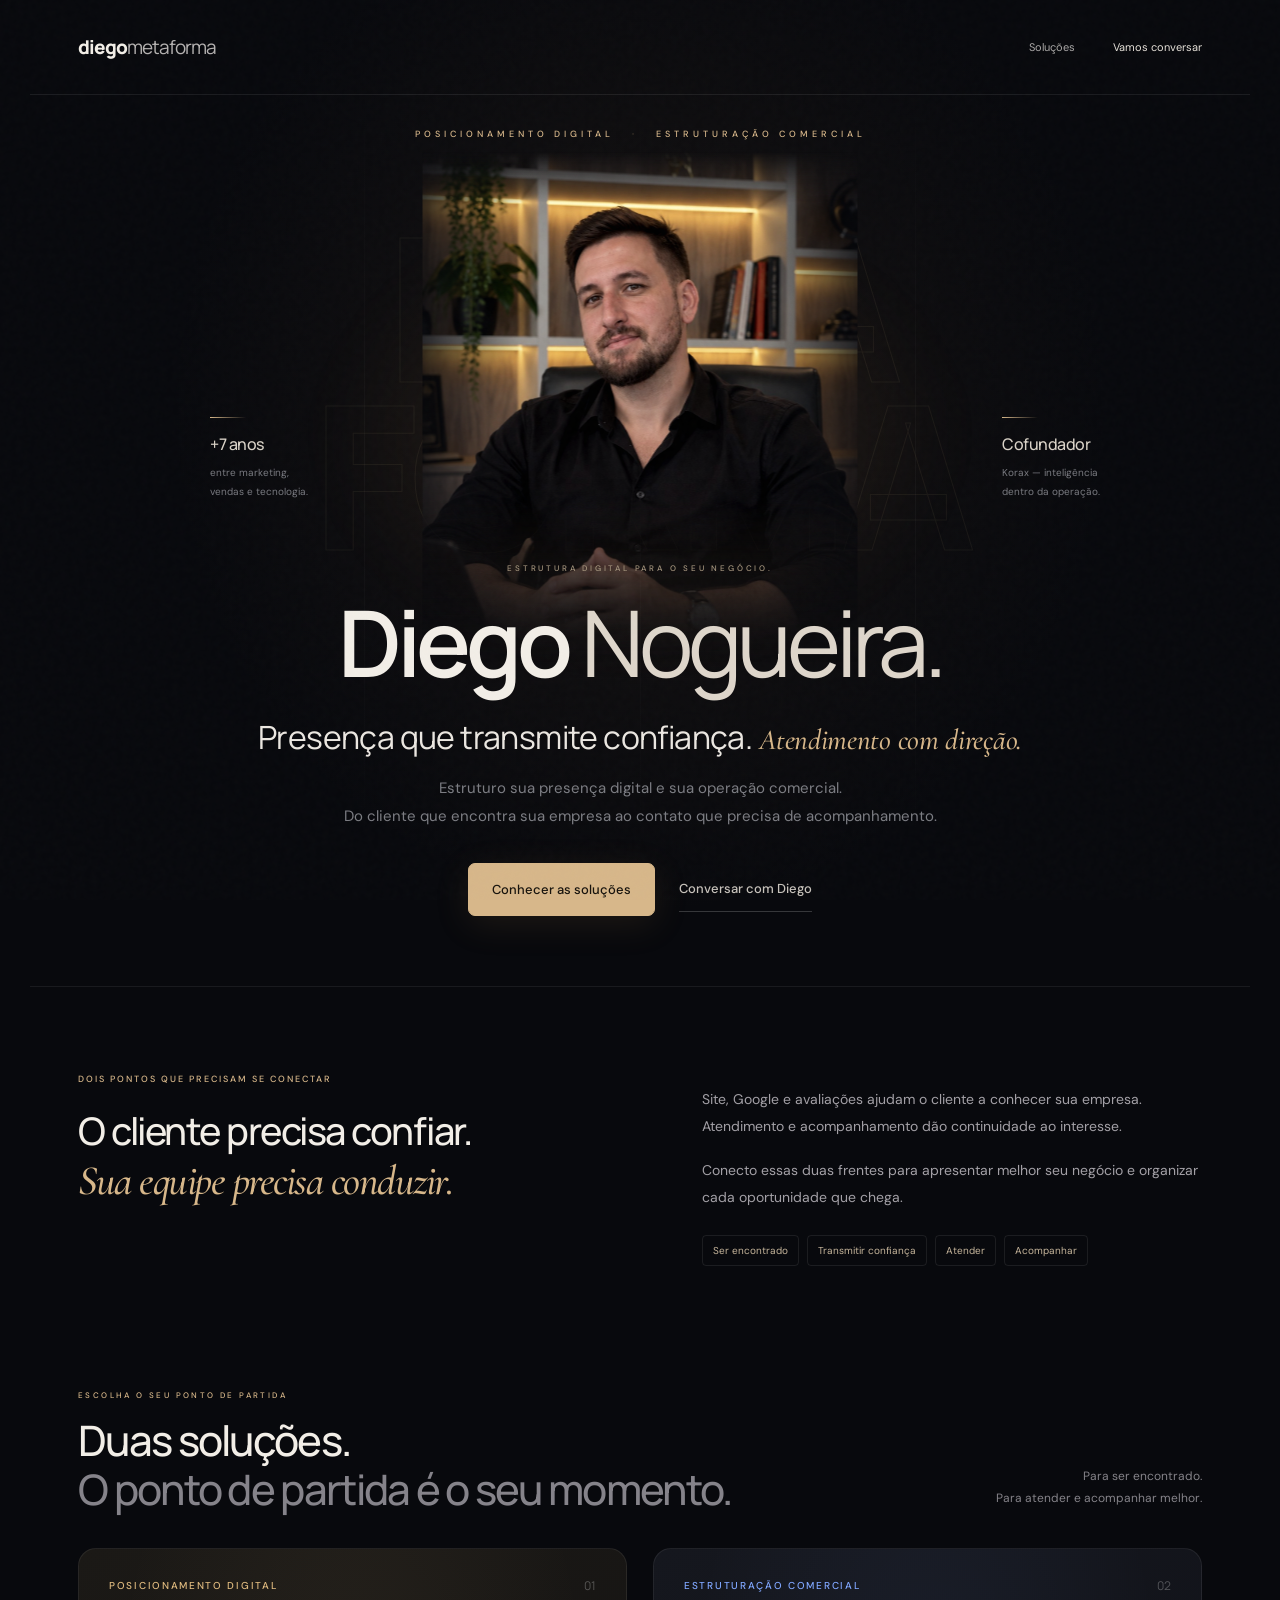
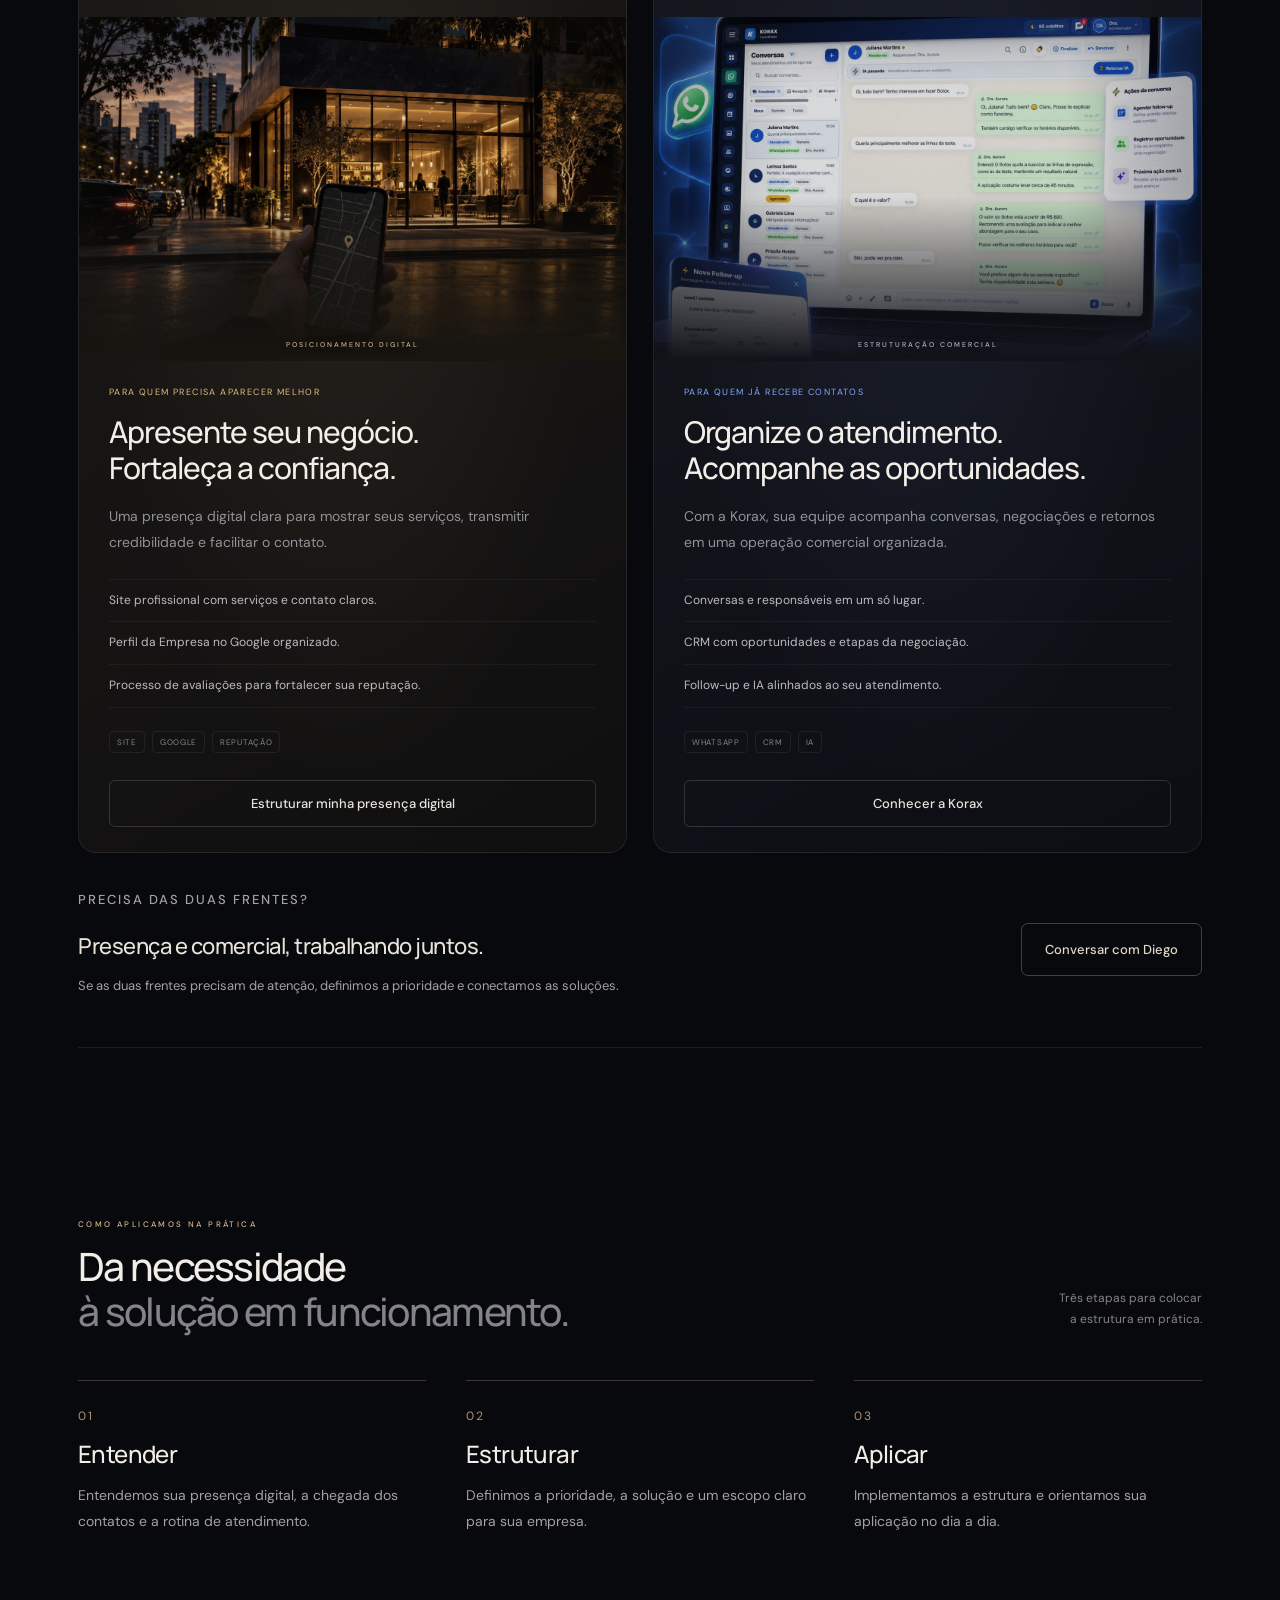
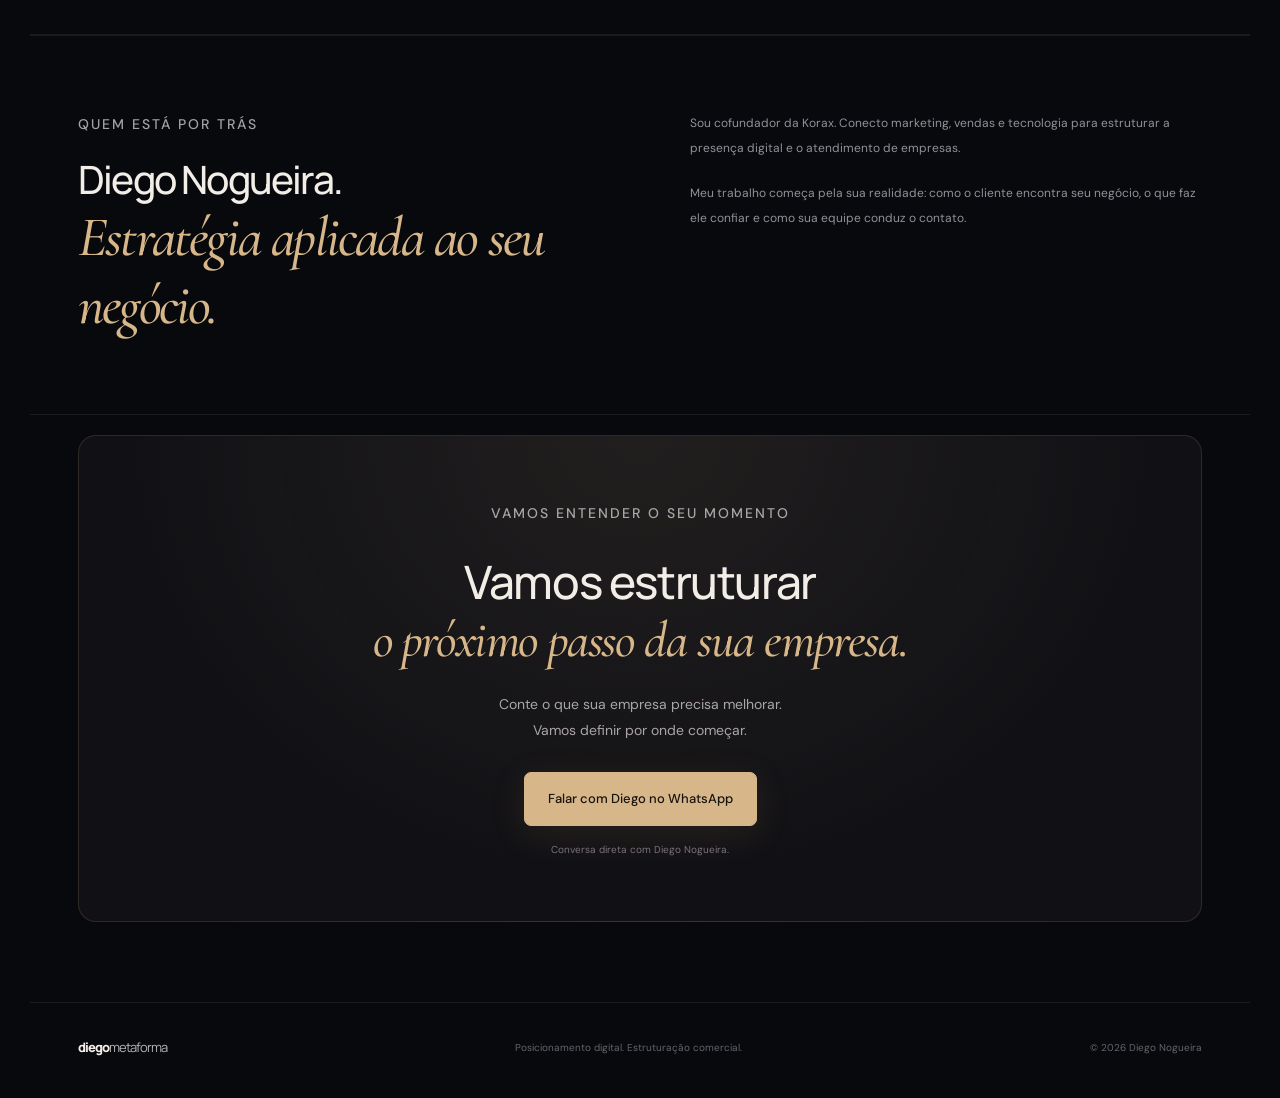
<file: index.html>
<!doctype html>
<html lang="pt-BR" prefix="og: https://ogp.me/ns#">
<head>
  <meta charset="utf-8"><meta name="viewport" content="width=device-width, initial-scale=1">
  <meta name="theme-color" content="#08090d">
  <title>Diego Metaforma | Posicionamento digital e estruturação comercial</title>
  <meta name="description" content="Posicionamento digital para sua empresa ser encontrada e transmitir confiança. Estruturação comercial com a Korax para organizar atendimento, equipe e oportunidades.">
  <meta property="og:title" content="Diego Metaforma | Posicionamento digital e estruturação comercial">
  <meta property="og:description" content="Presença que transmite confiança. Atendimento com direção. Conheça as soluções de Diego Nogueira.">
  <meta property="og:type" content="website"><meta property="og:locale" content="pt_BR"><meta property="og:site_name" content="Diego Metaforma">
  <meta property="og:url" content="https://diegoalphanogueira-commits.github.io/diego-metaforma/">
  <link rel="canonical" href="https://diegoalphanogueira-commits.github.io/diego-metaforma/">
  <link rel="icon" href="./favicon.svg" type="image/svg+xml">
  <link rel="preconnect" href="https://fonts.googleapis.com"><link rel="preconnect" href="https://fonts.gstatic.com" crossorigin>
  <link href="https://fonts.googleapis.com/css2?family=DM+Sans:wght@400;500;600;700&family=Manrope:wght@400;500;600;700;800&family=Cormorant+Garamond:ital,wght@1,500&display=swap" rel="stylesheet">
  <meta property="og:image" content="https://diegoalphanogueira-commits.github.io/diego-metaforma/assets/diego-nogueira.jpg">
  <meta property="og:image:alt" content="Diego Nogueira, estrategista e cofundador da Korax">
  <link rel="stylesheet" href="./style.css?v=5"><script src="./script.js?v=5" defer></script>
</head>
<body>
<a class="skip" href="#caminhos">Ir para as soluções</a><div class="ambient" aria-hidden="true"></div><div class="grain" aria-hidden="true"></div>
<header class="masthead wrap"><a class="wordmark" href="#inicio" aria-label="Diego Metaforma, início">diego<span>metaforma</span></a><nav aria-label="Navegação principal"><a href="#caminhos">Soluções</a><a class="header-link" href="#contato">Vamos conversar</a></nav></header>
<main id="inicio">
<section class="hero" aria-labelledby="hero-title">
      <div class="hero-lines" aria-hidden="true"><span></span><span></span><span></span></div>
      <p class="eyebrow hero-eyebrow">POSICIONAMENTO DIGITAL <span>·</span> ESTRUTURAÇÃO COMERCIAL</p>
      <div class="hero-stage"><div class="hero-ghost" aria-hidden="true">META<br>FORMA</div><div class="portrait-shell"><div class="portrait" id="portrait"><img src="./assets/diego-nogueira.jpg" alt="Diego Nogueira, estrategista e cofundador da Korax" width="1122" height="1402" fetchpriority="high"></div></div><div class="hero-note note-left"><span class="note-line"></span><strong>+7 anos</strong><small>entre marketing,<br>vendas e tecnologia.</small></div><div class="hero-note note-right"><span class="note-line"></span><strong>Cofundador</strong><small>Korax — inteligência<br>dentro da operação.</small></div></div>
      <div class="hero-caption"><p class="eyebrow">ESTRUTURA DIGITAL PARA O SEU NEGÓCIO.</p><h1 id="hero-title">Diego <span>Nogueira.</span></h1><p class="hero-statement">Presença que transmite confiança.<em>Atendimento com direção.</em></p><p class="hero-copy">Estruturo sua presença digital e sua operação comercial.<br>Do cliente que encontra sua empresa ao contato que precisa de acompanhamento.</p><div class="hero-actions"><a class="button-gold" href="#caminhos">Conhecer as soluções</a><a class="button-text" href="#contato">Conversar com Diego</a></div></div>
    </section>
<section class="why wrap reveal" aria-labelledby="why-title"><div><p class="eyebrow">DOIS PONTOS QUE PRECISAM SE CONECTAR</p><h2 id="why-title">O cliente precisa confiar.<br><em>Sua equipe precisa conduzir.</em></h2></div><div class="why-copy"><p>Site, Google e avaliações ajudam o cliente a conhecer sua empresa. Atendimento e acompanhamento dão continuidade ao interesse.</p><p>Conecto essas duas frentes para apresentar melhor seu negócio e organizar cada oportunidade que chega.</p><div class="journey" aria-label="Etapas da jornada do cliente"><span>Ser encontrado</span><span>Transmitir confiança</span><span>Atender</span><span>Acompanhar</span></div></div></section>
<section class="paths wrap" id="caminhos" aria-labelledby="paths-title"><div class="section-top reveal"><div><p class="eyebrow">ESCOLHA O SEU PONTO DE PARTIDA</p><h2 id="paths-title">Duas soluções.<br><span>O ponto de partida é o seu momento.</span></h2></div><p>Para ser encontrado.<br>Para atender e acompanhar melhor.</p></div><div class="paths-grid"><article class="path path-local reveal"><div class="card-glow" aria-hidden="true"></div><div class="path-top"><span class="path-category">POSICIONAMENTO DIGITAL</span><span class="path-number">01</span></div><div class="card-media"><img src="./assets/presenca-local.jpg" alt="Cena ilustrativa de um negócio local com presença digital" width="1536" height="1024" loading="lazy" decoding="async"><span class="media-caption" aria-hidden="true">POSICIONAMENTO DIGITAL</span></div><div class="path-body"><p class="solution-kicker">PARA QUEM PRECISA APARECER MELHOR</p><h3>Apresente seu negócio.<br>Fortaleça a confiança.</h3><p>Uma presença digital clara para mostrar seus serviços, transmitir credibilidade e facilitar o contato.</p><ul class="solution-list"><li>Site profissional com serviços e contato claros.</li><li>Perfil da Empresa no Google organizado.</li><li>Processo de avaliações para fortalecer sua reputação.</li></ul><div class="tags"><span>SITE</span><span>GOOGLE</span><span>REPUTAÇÃO</span></div></div><a class="path-bottom" href="https://diegoalphanogueira-commits.github.io/posicionamento-local/" target="_blank" rel="noopener noreferrer"><span>Estruturar minha presença digital</span></a></article><article class="path path-korax reveal"><div class="card-glow" aria-hidden="true"></div><div class="path-top"><span class="path-category">ESTRUTURAÇÃO COMERCIAL</span><span class="path-number">02</span></div><div class="card-media"><img src="./assets/korax-operacao.jpg" alt="Tela de conversas da Korax, com atendimento e ações de follow-up" width="1536" height="1024" loading="lazy" decoding="async"><span class="media-caption" aria-hidden="true">ESTRUTURAÇÃO COMERCIAL</span></div><div class="path-body"><p class="solution-kicker">PARA QUEM JÁ RECEBE CONTATOS</p><h3>Organize o atendimento.<br>Acompanhe as oportunidades.</h3><p>Com a Korax, sua equipe acompanha conversas, negociações e retornos em uma operação comercial organizada.</p><ul class="solution-list"><li>Conversas e responsáveis em um só lugar.</li><li>CRM com oportunidades e etapas da negociação.</li><li>Follow-up e IA alinhados ao seu atendimento.</li></ul><div class="tags"><span>WHATSAPP</span><span>CRM</span><span>IA</span></div></div><a class="path-bottom" href="https://usekorax.com/" target="_blank" rel="noopener noreferrer"><span>Conhecer a Korax</span></a></article></div><div class="both reveal"><div><p class="eyebrow">PRECISA DAS DUAS FRENTES?</p><h3>Presença e comercial, trabalhando juntos.</h3><p>Se as duas frentes precisam de atenção, definimos a prioridade e conectamos as soluções.</p></div><a class="button-outline" href="https://wa.me/5511958689822?text=Oi%2C%20Diego!%20Quero%20entender%20como%20estruturar%20a%20presen%C3%A7a%20digital%20e%20o%20comercial%20da%20minha%20empresa." target="_blank" rel="noopener noreferrer">Conversar com Diego</a></div></section>
<section class="process wrap reveal" aria-labelledby="process-title"><div class="section-top"><div><p class="eyebrow">COMO APLICAMOS NA PRÁTICA</p><h2 id="process-title">Da necessidade<br><span>à solução em funcionamento.</span></h2></div><p>Três etapas para colocar<br>a estrutura em prática.</p></div><div class="process-grid"><article><span class="step-number">01</span><h3>Entender</h3><p>Entendemos sua presença digital, a chegada dos contatos e a rotina de atendimento.</p></article><article><span class="step-number">02</span><h3>Estruturar</h3><p>Definimos a prioridade, a solução e um escopo claro para sua empresa.</p></article><article><span class="step-number">03</span><h3>Aplicar</h3><p>Implementamos a estrutura e orientamos sua aplicação no dia a dia.</p></article></div></section>

<section class="about wrap reveal" aria-labelledby="about-title"><div><p class="eyebrow">QUEM ESTÁ POR TRÁS</p><h2 id="about-title">Diego Nogueira.<br><span>Estratégia aplicada ao seu negócio.</span></h2></div><div><p>Sou cofundador da Korax. Conecto marketing, vendas e tecnologia para estruturar a presença digital e o atendimento de empresas.</p><p>Meu trabalho começa pela sua realidade: como o cliente encontra seu negócio, o que faz ele confiar e como sua equipe conduz o contato.</p></div></section>
<section class="contact-panel wrap reveal" id="contato" aria-labelledby="contact-title"><div class="contact-inner"><p class="eyebrow">VAMOS ENTENDER O SEU MOMENTO</p><h2 id="contact-title">Vamos estruturar<br><em>o próximo passo da sua empresa.</em></h2><p>Conte o que sua empresa precisa melhorar.<br>Vamos definir por onde começar.</p><a class="button-gold" href="https://wa.me/5511958689822?text=Oi%2C%20Diego!%20Quero%20entender%20como%20estruturar%20a%20presen%C3%A7a%20digital%20e%20o%20comercial%20da%20minha%20empresa." target="_blank" rel="noopener noreferrer">Falar com Diego no WhatsApp</a><span class="contact-note">Conversa direta com Diego Nogueira.</span></div></section>
</main><footer class="wrap"><a class="wordmark" href="#inicio">diego<span>metaforma</span></a><p>Posicionamento digital. Estruturação comercial.</p><span>© <span id="year">2026</span> Diego Nogueira</span></footer>
</body></html>
</file>
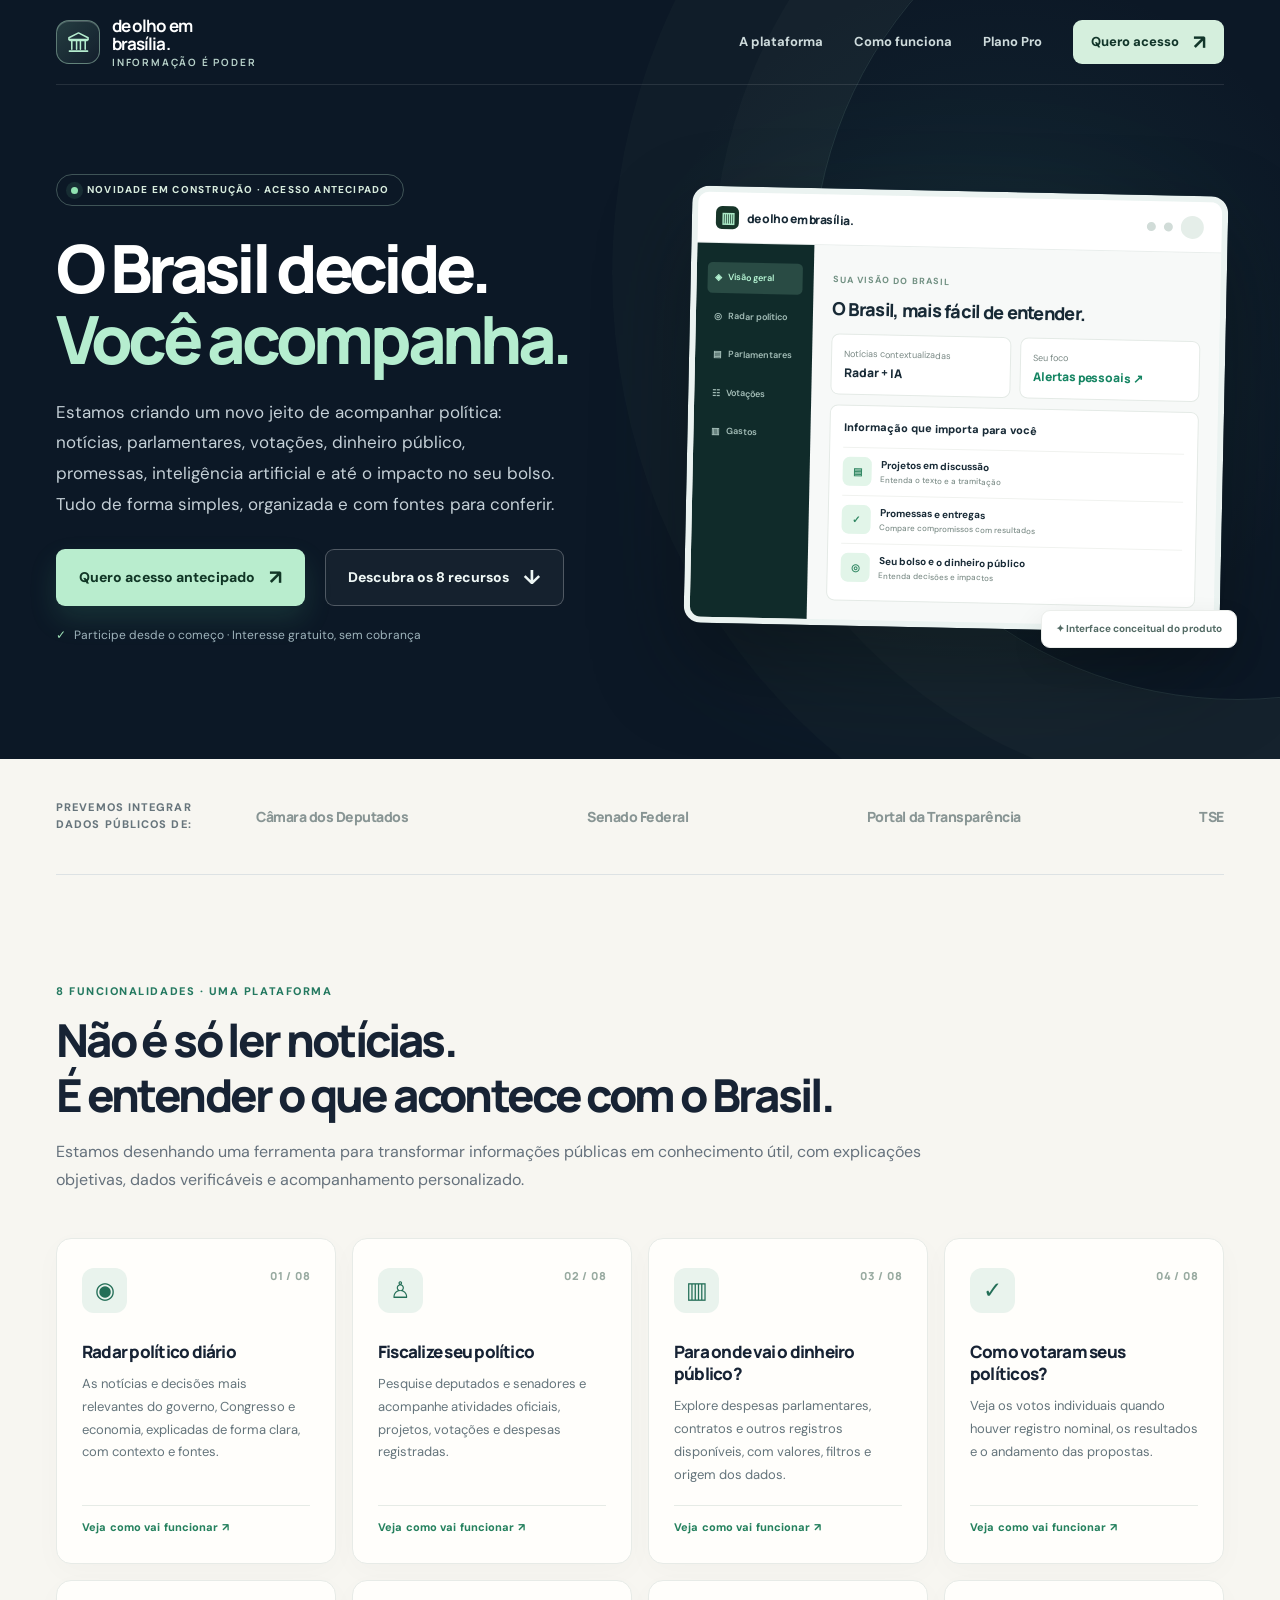
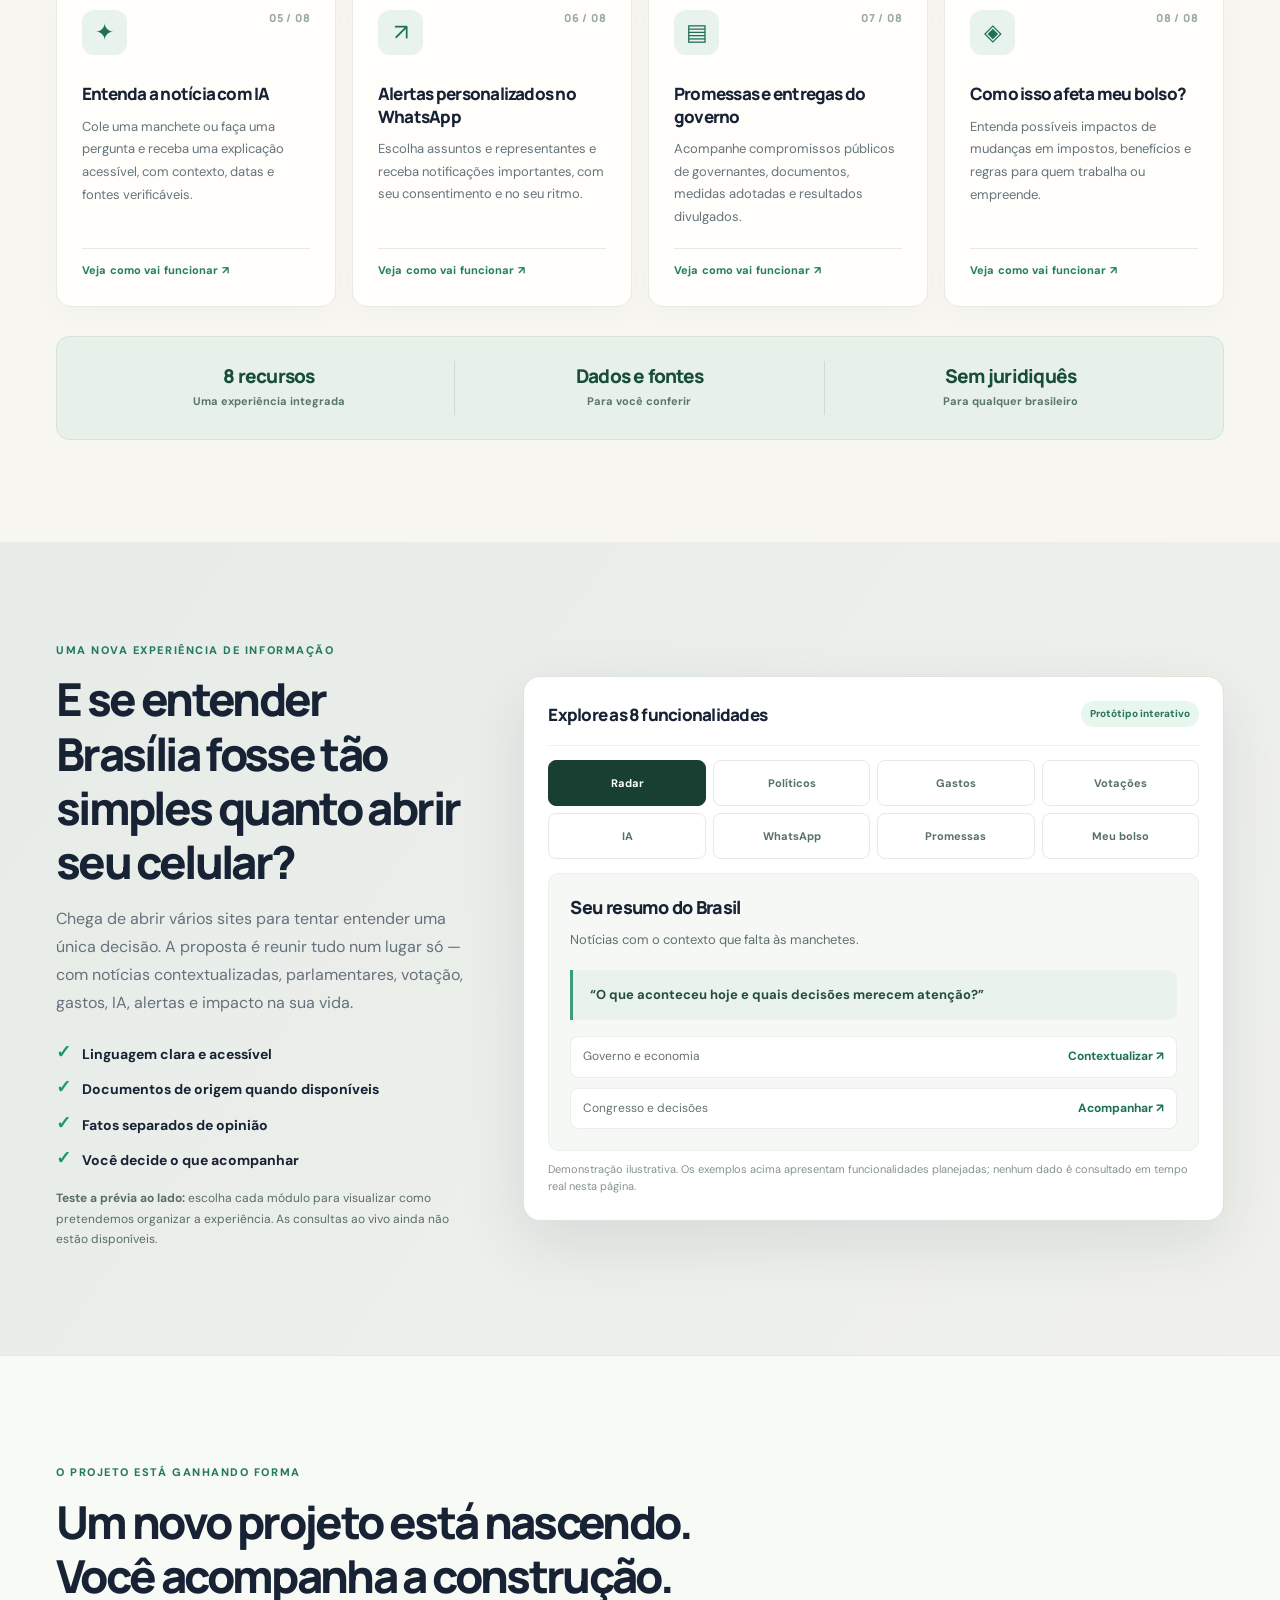
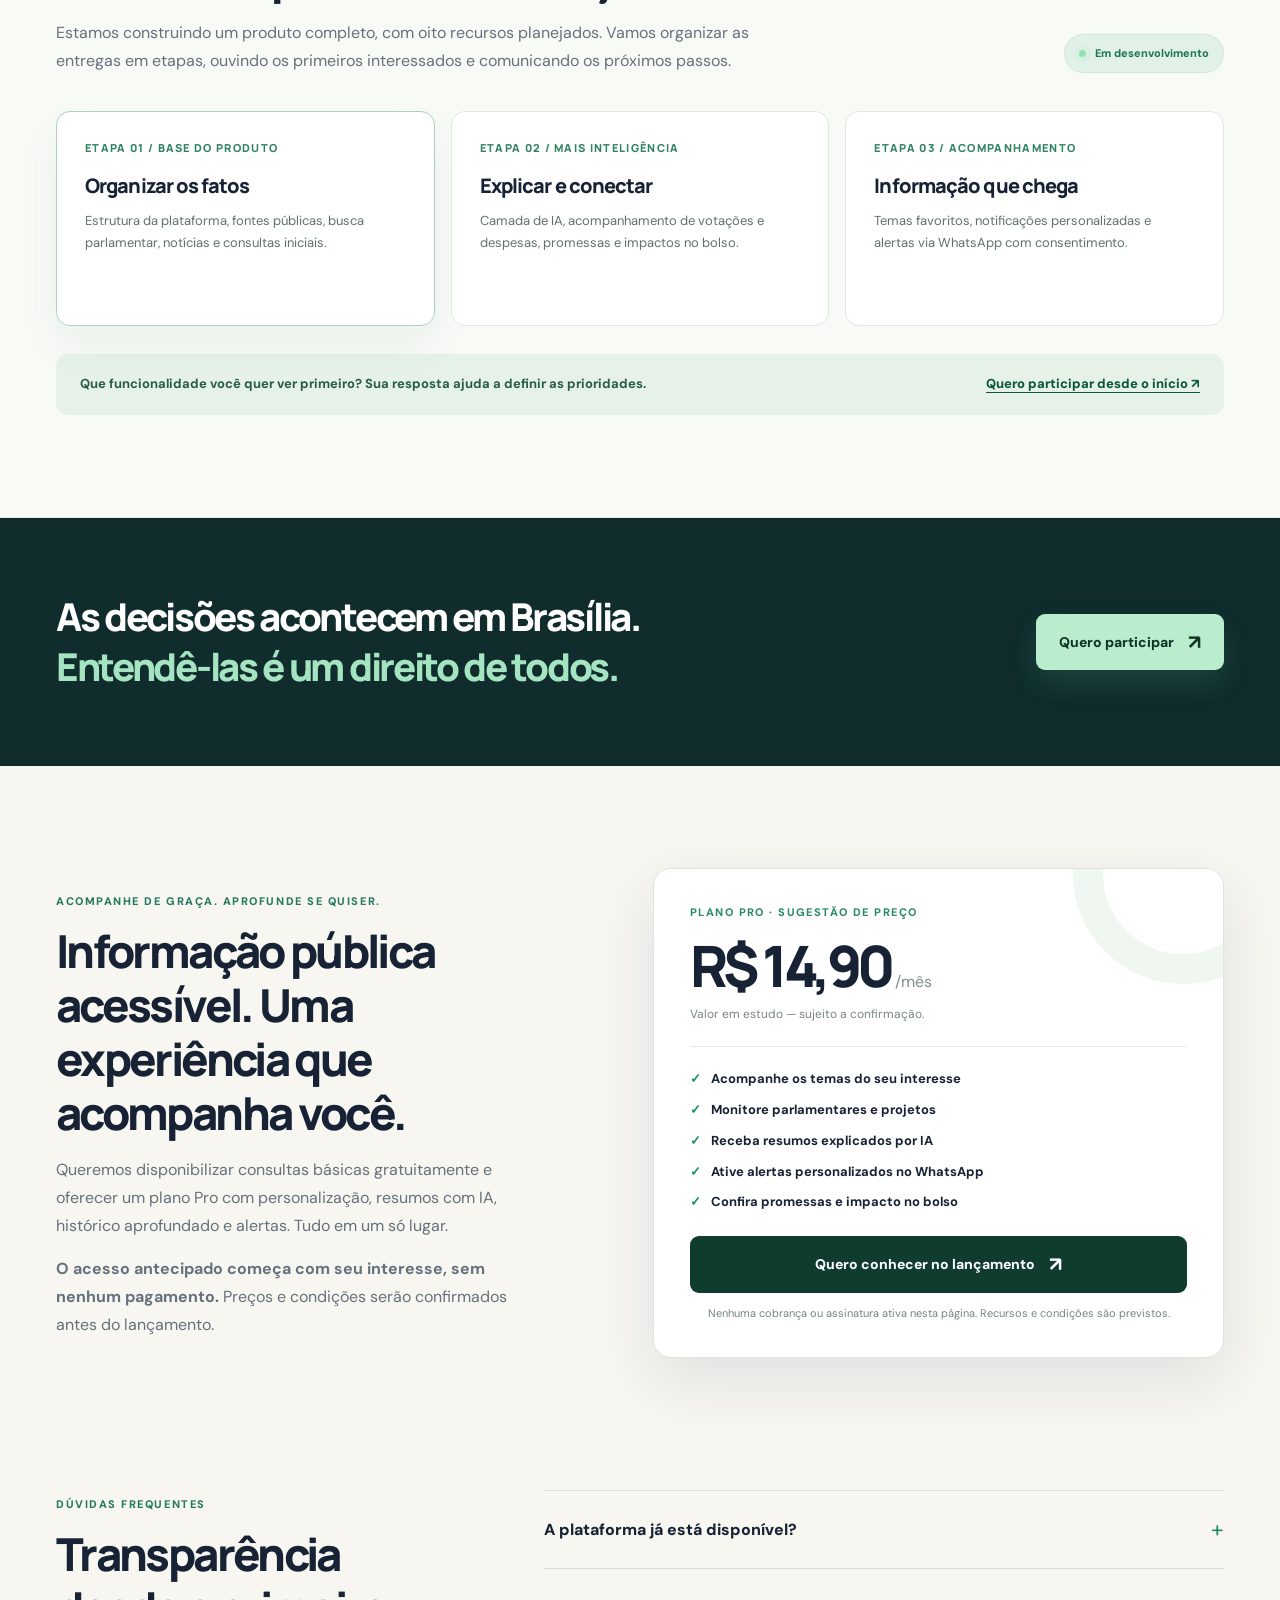
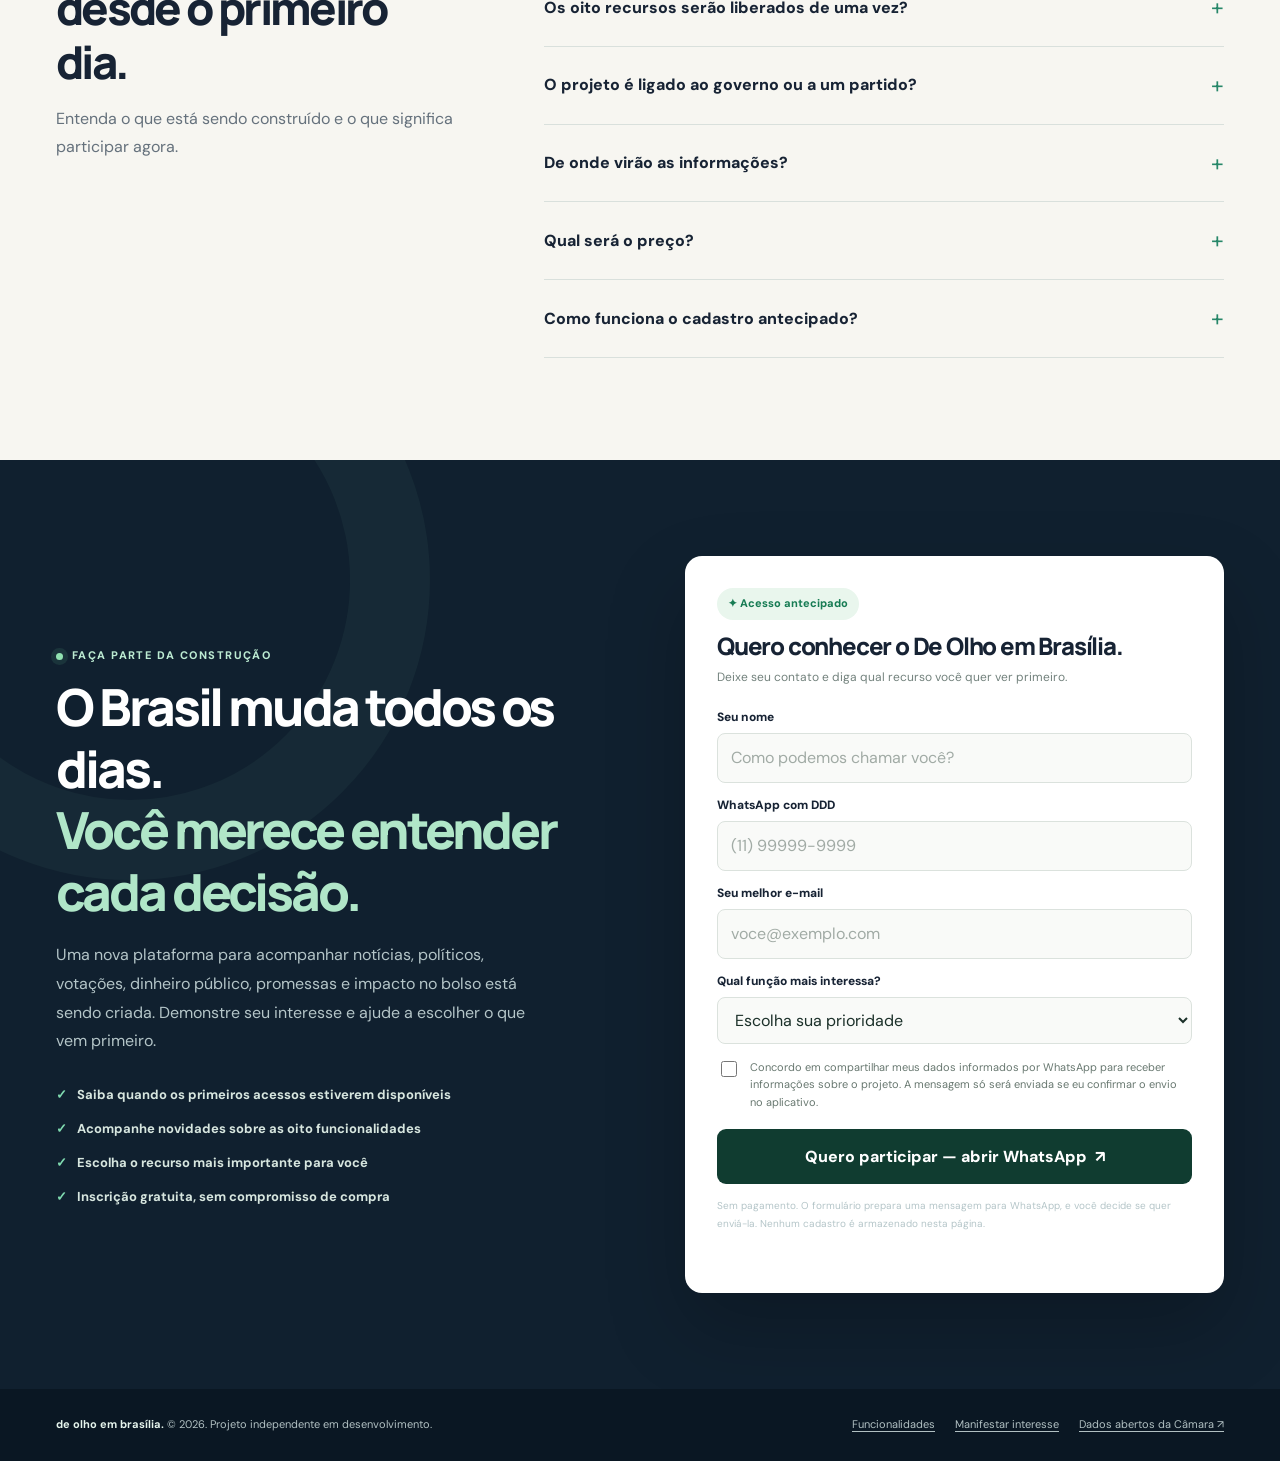
<file: de-olho-em-brasilia/index.html>
<!doctype html>
<html lang="pt-BR">
<head>
<meta charset="utf-8">
<meta name="viewport" content="width=device-width, initial-scale=1">
<meta name="theme-color" content="#0c1826">
<meta name="description" content="De Olho em Brasília: entenda as decisões políticas, acompanhe parlamentares, votações e gastos públicos. Conheça os oito recursos planejados e manifeste interesse no acesso antecipado.">
<meta name="robots" content="index,follow">
<meta property="og:type" content="website">
<meta property="og:locale" content="pt_BR">
<meta property="og:site_name" content="De Olho em Brasília">
<meta property="og:title" content="De Olho em Brasília | Entenda o poder. Acompanhe os fatos.">
<meta property="og:description" content="Informações políticas sem juridiquês: votações, gastos públicos, parlamentares e alertas. Conheça o projeto e manifeste seu interesse.">
<meta property="og:url" content="https://diegoalphanogueira-commits.github.io/diego-metaforma/de-olho-em-brasilia/">
<link rel="canonical" href="https://diegoalphanogueira-commits.github.io/diego-metaforma/de-olho-em-brasilia/">
<link rel="stylesheet" href="./style.css?v=1">
<script defer src="./script.js?v=1"></script>
<title>De Olho em Brasília | Transparência na palma da mão</title>
</head>
<body>
<a class="skip" href="#principal">Ir para conteúdo</a>
<div class="hero-shell">
  <header class="header container" aria-label="Cabeçalho principal">
    <a class="brand" href="#inicio" aria-label="De Olho em Brasília, ir ao início">
      <span class="brandmark" aria-hidden="true"><svg viewBox="0 0 24 24" fill="none" stroke="currentColor" stroke-linecap="round" stroke-linejoin="round" stroke-width="1.6"><path d="M3 10h18M5 10v9m5-9v9m4-9v9m5-9v9M2.5 21h19M2 7l10-5 10 5v2H2z"/></svg></span>
      <span><strong>de olho em<br>brasília.</strong><small>informação é poder</small></span>
    </a>
    <nav aria-label="Navegação">
      <a href="#funcionalidades">A plataforma</a>
      <a href="#como-funciona">Como funciona</a>
      <a href="#plano">Plano Pro</a>
      <a class="nav-button" href="#lista-espera">Quero acesso <span aria-hidden="true">↗</span></a>
    </nav>
  </header>
  <main id="principal">
    <section id="inicio" class="hero container" aria-labelledby="hero-title">
      <div class="hero-copy">
        <div class="eyebrow"><span class="pulse" aria-hidden="true"></span> NOVIDADE EM CONSTRUÇÃO · ACESSO ANTECIPADO</div>
        <h1 id="hero-title">O Brasil decide.<br><em>Você acompanha.</em></h1>
        <p class="hero-lead">Estamos criando um novo jeito de acompanhar política: notícias, parlamentares, votações, dinheiro público, promessas, inteligência artificial e até o impacto no seu bolso. Tudo de forma simples, organizada e com fontes para conferir.</p>
        <div class="hero-actions">
          <a class="btn btn-mint" href="#lista-espera">Quero acesso antecipado <span aria-hidden="true">↗</span></a>
          <a class="btn btn-ghost" href="#funcionalidades">Descubra os 8 recursos <span aria-hidden="true">↓</span></a>
        </div>
        <p class="mini-note"><span class="check" aria-hidden="true">✓</span> Participe desde o começo · Interesse gratuito, sem cobrança</p>
      </div>
      <div class="dashboard-wrap">
        <div class="dashboard" aria-label="Prévia ilustrativa da interface do De Olho em Brasília">
          <div class="dash-top">
            <div class="dash-wordmark"><span class="dash-brandmark" aria-hidden="true">▥</span> de olho em brasília.</div>
            <div class="dash-top-right"><span class="dash-circle small"></span><span class="dash-circle small"></span><span class="dash-circle"></span></div>
          </div>
          <div class="dash-body">
            <div class="dash-aside" aria-hidden="true">
              <span class="dash-menu active">◈ &nbsp; Visão geral</span>
              <span class="dash-menu">◎ &nbsp; Radar político</span>
              <span class="dash-menu">▤ &nbsp; Parlamentares</span>
              <span class="dash-menu">☷ &nbsp; Votações</span>
              <span class="dash-menu">▥ &nbsp; Gastos</span>
            </div>
            <div class="dash-content">
              <span class="dash-caption">Sua visão do Brasil</span>
              <h3>O Brasil, mais fácil de entender.</h3>
              <div class="dash-boxes">
                <div class="dash-tile"><span>Notícias contextualizadas</span><strong>Radar + IA</strong></div>
                <div class="dash-tile"><span>Seu foco</span><strong class="accent">Alertas pessoais ↗</strong></div>
              </div>
              <div class="dash-news">
                <h4>Informação que importa para você</h4>
                <div class="dash-item"><i aria-hidden="true">▤</i><div>Projetos em discussão<small>Entenda o texto e a tramitação</small></div></div>
                <div class="dash-item"><i aria-hidden="true">✓</i><div>Promessas e entregas<small>Compare compromissos com resultados</small></div></div>
                <div class="dash-item"><i aria-hidden="true">◎</i><div>Seu bolso e o dinheiro público<small>Entenda decisões e impactos</small></div></div>
              </div>
            </div>
          </div>
        </div>
        <div class="dash-disclaimer">✦ Interface conceitual do produto</div>
      </div>
    </section>
  </div>
  <div class="container trust" aria-label="Fontes oficiais previstas para integração">
    <p>Prevemos integrar dados públicos de:</p>
    <div class="trust-logos">
      <span>Câmara dos Deputados</span>
      <span>Senado Federal</span>
      <span>Portal da Transparência</span>
      <span>TSE</span>
    </div>
  </div>
  <section id="funcionalidades" class="section container" aria-labelledby="features-title">
  <div class="section-heading wide"><div class="kicker">8 funcionalidades · uma plataforma</div><h2 id="features-title">Não é só ler notícias.<br>É entender o que acontece com o Brasil.</h2><p>Estamos desenhando uma ferramenta para transformar informações públicas em conhecimento útil, com explicações objetivas, dados verificáveis e acompanhamento personalizado.</p></div>
  <div class="feature-grid"><article class="feature"><span class="feature-index">01 / 08</span><div class="feature-icon" aria-hidden="true">◉</div><h3>Radar político diário</h3><p>As notícias e decisões mais relevantes do governo, Congresso e economia, explicadas de forma clara, com contexto e fontes.</p><a class="feature-foot" href="#experiencia" data-open-tab="radar">Veja como vai funcionar ↗</a></article>
<article class="feature"><span class="feature-index">02 / 08</span><div class="feature-icon" aria-hidden="true">♙</div><h3>Fiscalize seu político</h3><p>Pesquise deputados e senadores e acompanhe atividades oficiais, projetos, votações e despesas registradas.</p><a class="feature-foot" href="#experiencia" data-open-tab="politicos">Veja como vai funcionar ↗</a></article>
<article class="feature"><span class="feature-index">03 / 08</span><div class="feature-icon" aria-hidden="true">▥</div><h3>Para onde vai o dinheiro público?</h3><p>Explore despesas parlamentares, contratos e outros registros disponíveis, com valores, filtros e origem dos dados.</p><a class="feature-foot" href="#experiencia" data-open-tab="gastos">Veja como vai funcionar ↗</a></article>
<article class="feature"><span class="feature-index">04 / 08</span><div class="feature-icon" aria-hidden="true">✓</div><h3>Como votaram seus políticos?</h3><p>Veja os votos individuais quando houver registro nominal, os resultados e o andamento das propostas.</p><a class="feature-foot" href="#experiencia" data-open-tab="votos">Veja como vai funcionar ↗</a></article>
<article class="feature"><span class="feature-index">05 / 08</span><div class="feature-icon" aria-hidden="true">✦</div><h3>Entenda a notícia com IA</h3><p>Cole uma manchete ou faça uma pergunta e receba uma explicação acessível, com contexto, datas e fontes verificáveis.</p><a class="feature-foot" href="#experiencia" data-open-tab="ia">Veja como vai funcionar ↗</a></article>
<article class="feature"><span class="feature-index">06 / 08</span><div class="feature-icon" aria-hidden="true">↗</div><h3>Alertas personalizados no WhatsApp</h3><p>Escolha assuntos e representantes e receba notificações importantes, com seu consentimento e no seu ritmo.</p><a class="feature-foot" href="#experiencia" data-open-tab="alertas">Veja como vai funcionar ↗</a></article>
<article class="feature"><span class="feature-index">07 / 08</span><div class="feature-icon" aria-hidden="true">▤</div><h3>Promessas e entregas do governo</h3><p>Acompanhe compromissos públicos de governantes, documentos, medidas adotadas e resultados divulgados.</p><a class="feature-foot" href="#experiencia" data-open-tab="promessas">Veja como vai funcionar ↗</a></article>
<article class="feature"><span class="feature-index">08 / 08</span><div class="feature-icon" aria-hidden="true">◈</div><h3>Como isso afeta meu bolso?</h3><p>Entenda possíveis impactos de mudanças em impostos, benefícios e regras para quem trabalha ou empreende.</p><a class="feature-foot" href="#experiencia" data-open-tab="bolso">Veja como vai funcionar ↗</a></article></div>
  <div class="metrics-strip" aria-label="Visão do produto"><div class="metric"><strong>8 recursos</strong><span>Uma experiência integrada</span></div><div class="metric"><strong>Dados e fontes</strong><span>Para você conferir</span></div><div class="metric"><strong>Sem juridiquês</strong><span>Para qualquer brasileiro</span></div></div>
</section>
  <section id="experiencia" class="showcase" aria-labelledby="showcase-title"><div class="container showcase-grid">
  <div><div class="kicker">Uma nova experiência de informação</div><h2 id="showcase-title" class="section-title">E se entender Brasília fosse tão simples quanto abrir seu celular?</h2>
  <p class="section-copy">Chega de abrir vários sites para tentar entender uma única decisão. A proposta é reunir tudo num lugar só — com notícias contextualizadas, parlamentares, votação, gastos, IA, alertas e impacto na sua vida.</p>
  <ul class="checklist"><li><span aria-hidden="true">✓</span> Linguagem clara e acessível</li><li><span aria-hidden="true">✓</span> Documentos de origem quando disponíveis</li><li><span aria-hidden="true">✓</span> Fatos separados de opinião</li><li><span aria-hidden="true">✓</span> Você decide o que acompanhar</li></ul>
  <p class="demo-section-note"><strong>Teste a prévia ao lado:</strong> escolha cada módulo para visualizar como pretendemos organizar a experiência. As consultas ao vivo ainda não estão disponíveis.</p></div>
  <div class="preview"><div class="preview-header"><b>Explore as 8 funcionalidades</b><small>Protótipo interativo</small></div>
  <div role="tablist" aria-label="Escolha uma funcionalidade" class="tabs"><button class="tab" role="tab" aria-selected="true" aria-controls="panel-radar" id="tab-radar" tabindex="0" data-tab="radar">Radar</button>
<button class="tab" role="tab" aria-selected="false" aria-controls="panel-politicos" id="tab-politicos" tabindex="-1" data-tab="politicos">Políticos</button>
<button class="tab" role="tab" aria-selected="false" aria-controls="panel-gastos" id="tab-gastos" tabindex="-1" data-tab="gastos">Gastos</button>
<button class="tab" role="tab" aria-selected="false" aria-controls="panel-votos" id="tab-votos" tabindex="-1" data-tab="votos">Votações</button>
<button class="tab" role="tab" aria-selected="false" aria-controls="panel-ia" id="tab-ia" tabindex="-1" data-tab="ia">IA</button>
<button class="tab" role="tab" aria-selected="false" aria-controls="panel-alertas" id="tab-alertas" tabindex="-1" data-tab="alertas">WhatsApp</button>
<button class="tab" role="tab" aria-selected="false" aria-controls="panel-promessas" id="tab-promessas" tabindex="-1" data-tab="promessas">Promessas</button>
<button class="tab" role="tab" aria-selected="false" aria-controls="panel-bolso" id="tab-bolso" tabindex="-1" data-tab="bolso">Meu bolso</button></div>
  <div id="panel-radar" class="tab-panel" role="tabpanel" aria-labelledby="tab-radar" data-panel="radar"><h3>Seu resumo do Brasil</h3><p>Notícias com o contexto que falta às manchetes.</p><div class="usecase-quote">“O que aconteceu hoje e quais decisões merecem atenção?”</div><div class="example-lines"><div class="example-line"><span>Governo e economia</span><b>Contextualizar ↗</b></div><div class="example-line"><span>Congresso e decisões</span><b>Acompanhar ↗</b></div></div></div>
<div id="panel-politicos" class="tab-panel" role="tabpanel" aria-labelledby="tab-politicos" data-panel="politicos" hidden><h3>Conheça seu representante</h3><p>Um perfil com informações oficiais para acompanhar a atuação de parlamentares.</p><div class="usecase-quote">“O que meu deputado apresentou ou votou neste mês?”</div><div class="example-lines"><div class="example-line"><span>Atividades e propostas</span><b>Pesquisar ↗</b></div><div class="example-line"><span>Despesas registradas</span><b>Conferir ↗</b></div></div></div>
<div id="panel-gastos" class="tab-panel" role="tabpanel" aria-labelledby="tab-gastos" data-panel="gastos" hidden><h3>O caminho do dinheiro público</h3><p>Busque despesas disponíveis por órgão, parlamentar e período, com documentação de origem.</p><div class="usecase-quote">“Qual o valor registrado nesta categoria de despesa?”</div><div class="example-lines"><div class="example-line"><span>Filtros por período</span><b>Consultar ↗</b></div><div class="example-line"><span>Documentos de origem</span><b>Abrir fonte ↗</b></div></div></div>
<div id="panel-votos" class="tab-panel" role="tabpanel" aria-labelledby="tab-votos" data-panel="votos" hidden><h3>Quem votou a favor e quem votou contra?</h3><p>Entenda o texto da proposta e consulte registros nominais quando eles existirem.</p><div class="usecase-quote">“Como meus representantes votaram nesse projeto?”</div><div class="example-lines"><div class="example-line"><span>Votos nominais</span><b>Consultar ↗</b></div><div class="example-line"><span>Tramitação da proposta</span><b>Entender ↗</b></div></div></div>
<div id="panel-ia" class="tab-panel" role="tabpanel" aria-labelledby="tab-ia" data-panel="ia" hidden><h3>Uma notícia. Uma explicação.</h3><p>A IA vai ajudar a distinguir fatos confirmados, alegações e o que ainda não está esclarecido.</p><div class="usecase-quote">“Isso já virou lei ou ainda é só uma proposta?”</div><div class="example-lines"><div class="example-line"><span>Resumo com fontes</span><b>Planejado ↗</b></div><div class="example-line"><span>Contexto e atualização</span><b>Planejado ↗</b></div></div></div>
<div id="panel-alertas" class="tab-panel" role="tabpanel" aria-labelledby="tab-alertas" data-panel="alertas" hidden><h3>Seus temas. Seu WhatsApp.</h3><p>Alertas voluntários sobre movimentos importantes nos temas e representantes que você escolher.</p><div class="usecase-quote">“Avise quando mudar alguma regra para MEI.”</div><div class="example-lines"><div class="example-line"><span>Assuntos e frequência</span><b>Você define ↗</b></div><div class="example-line"><span>Notificações opt-in</span><b>Planejado ↗</b></div></div></div>
<div id="panel-promessas" class="tab-panel" role="tabpanel" aria-labelledby="tab-promessas" data-panel="promessas" hidden><h3>Do compromisso à entrega</h3><p>Acompanhe promessas registradas e medidas comprováveis, sem confundir anúncio com resultado.</p><div class="usecase-quote">“Essa promessa foi implementada ou está em discussão?”</div><div class="example-lines"><div class="example-line"><span>Compromissos públicos</span><b>Conferir ↗</b></div><div class="example-line"><span>Evidências e histórico</span><b>Planejado ↗</b></div></div></div>
<div id="panel-bolso" class="tab-panel" role="tabpanel" aria-labelledby="tab-bolso" data-panel="bolso" hidden><h3>Como isso chega ao seu dia a dia?</h3><p>Explicações e simulações sinalizadas sobre propostas e regras em vigor, sem prometer um impacto que não esteja demonstrado.</p><div class="usecase-quote">“Essa nova regra muda alguma coisa para minha empresa?”</div><div class="example-lines"><div class="example-line"><span>Impostos e benefícios</span><b>Entender ↗</b></div><div class="example-line"><span>Simulações didáticas</span><b>Planejado ↗</b></div></div></div>
  <p class="demo-note">Demonstração ilustrativa. Os exemplos acima apresentam funcionalidades planejadas; nenhum dado é consultado em tempo real nesta página.</p></div>
</div></section>
  <section id="como-funciona" class="section roadmap" aria-labelledby="steps-title">
  <div class="container">
    <div class="roadmap-head"><div class="section-heading"><div class="kicker">O projeto está ganhando forma</div><h2 id="steps-title">Um novo projeto está nascendo.<br>Você acompanha a construção.</h2><p>Estamos construindo um produto completo, com oito recursos planejados. Vamos organizar as entregas em etapas, ouvindo os primeiros interessados e comunicando os próximos passos.</p></div><div class="project-state"><span class="pulse" aria-hidden="true"></span> Em desenvolvimento</div></div>
    <div class="roadmap-grid">
      <article class="roadmap-card featured"><div class="roadmap-step">ETAPA 01 / BASE DO PRODUTO</div><h3>Organizar os fatos</h3><p>Estrutura da plataforma, fontes públicas, busca parlamentar, notícias e consultas iniciais.</p></article>
      <article class="roadmap-card"><div class="roadmap-step">ETAPA 02 / MAIS INTELIGÊNCIA</div><h3>Explicar e conectar</h3><p>Camada de IA, acompanhamento de votações e despesas, promessas e impactos no bolso.</p></article>
      <article class="roadmap-card"><div class="roadmap-step">ETAPA 03 / ACOMPANHAMENTO</div><h3>Informação que chega</h3><p>Temas favoritos, notificações personalizadas e alertas via WhatsApp com consentimento.</p></article>
    </div>
    <div class="roadmap-bottom"><p>Que funcionalidade você quer ver primeiro? Sua resposta ajuda a definir as prioridades.</p><a href="#lista-espera">Quero participar desde o início ↗</a></div>
  </div>
</section>
  <section class="statement" aria-label="Nossa proposta">
    <div class="container statement-inner">
      <p>As decisões acontecem em Brasília.<br><em>Entendê-las é um direito de todos.</em></p>
      <a class="btn btn-mint" href="#lista-espera">Quero participar <span aria-hidden="true">↗</span></a>
    </div>
  </section>
  <section id="plano" class="section container" aria-labelledby="pricing-title"><div class="pricing-grid">
  <div class="price-copy"><div class="kicker">Acompanhe de graça. Aprofunde se quiser.</div><h2 id="pricing-title" class="section-title">Informação pública acessível. Uma experiência que acompanha você.</h2>
  <p class="section-copy">Queremos disponibilizar consultas básicas gratuitamente e oferecer um plano Pro com personalização, resumos com IA, histórico aprofundado e alertas. Tudo em um só lugar.</p>
  <p class="section-copy" style="margin-top:15px"><strong>O acesso antecipado começa com seu interesse, sem nenhum pagamento.</strong> Preços e condições serão confirmados antes do lançamento.</p></div>
  <div class="price-card"><div class="price-eyebrow">Plano Pro · sugestão de preço</div><div class="price"><strong>R$ 14,90</strong><span>/mês</span></div><p class="price-hint">Valor em estudo — sujeito a confirmação.</p>
    <ul class="price-list"><li><span>✓</span> Acompanhe os temas do seu interesse</li><li><span>✓</span> Monitore parlamentares e projetos</li><li><span>✓</span> Receba resumos explicados por IA</li><li><span>✓</span> Ative alertas personalizados no WhatsApp</li><li><span>✓</span> Confira promessas e impacto no bolso</li></ul>
    <a class="btn" href="#lista-espera">Quero conhecer no lançamento <span aria-hidden="true">↗</span></a><p class="price-small">Nenhuma cobrança ou assinatura ativa nesta página. Recursos e condições são previstos.</p>
  </div>
</div></section>
  <section class="section faq-section container" aria-labelledby="faq-title"><div class="faq-wrap">
  <div><div class="kicker">Dúvidas frequentes</div><h2 id="faq-title" class="section-title">Transparência desde o primeiro dia.</h2><p class="section-copy">Entenda o que está sendo construído e o que significa participar agora.</p></div>
  <div class="faqs">
    <details><summary>A plataforma já está disponível?</summary><p>Ainda não. Esta é a apresentação do projeto completo e da lista de interesse. A plataforma será lançada em etapas e a interface acima é uma demonstração ilustrativa.</p></details>
    <details><summary>Os oito recursos serão liberados de uma vez?</summary><p>As oito funcionalidades compõem a visão do produto. Elas serão desenvolvidas e disponibilizadas progressivamente; as datas e a disponibilidade de cada recurso ainda serão divulgadas.</p></details>
    <details><summary>O projeto é ligado ao governo ou a um partido?</summary><p>Não. É uma iniciativa privada e independente, sem vínculo ou endosso de órgãos públicos, partidos ou candidatos. A proposta é organizar informações verificáveis para qualquer pessoa.</p></details>
    <details><summary>De onde virão as informações?</summary><p>Planejamos integrar dados públicos da Câmara, Senado, Tribunal Superior Eleitoral e Portal da Transparência, além de identificar referências, data e limitações de cada informação.</p></details>
    <details><summary>Qual será o preço?</summary><p>Está em estudo um plano gratuito e uma assinatura Pro com preço estimado de R$ 14,90/mês. Não há cobrança nem compromisso de compra ao manifestar interesse.</p></details>
    <details><summary>Como funciona o cadastro antecipado?</summary><p>Você preenche os dados e o site abre uma mensagem preparada no WhatsApp. O contato só é enviado quando você confirma o envio. A página ainda não armazena inscrições automaticamente.</p></details>
  </div>
</div></section>
  <section id="lista-espera" class="capture" aria-labelledby="capture-title"><div class="container capture-inner">
  <div><div class="capture-tag"><span class="pulse"></span> Faça parte da construção</div>
  <h2 id="capture-title">O Brasil muda todos os dias.<br><em>Você merece entender cada decisão.</em></h2>
  <p>Uma nova plataforma para acompanhar notícias, políticos, votações, dinheiro público, promessas e impacto no bolso está sendo criada. Demonstre seu interesse e ajude a escolher o que vem primeiro.</p>
  <ul class="capture-perks"><li>Saiba quando os primeiros acessos estiverem disponíveis</li><li>Acompanhe novidades sobre as oito funcionalidades</li><li>Escolha o recurso mais importante para você</li><li>Inscrição gratuita, sem compromisso de compra</li></ul></div>
  <div class="form-card"><div class="support-pill">✦ Acesso antecipado</div><h3>Quero conhecer o De Olho em Brasília.</h3><p>Deixe seu contato e diga qual recurso você quer ver primeiro.</p>
  <form id="interest-form" autocomplete="on" novalidate>
    <div class="field"><label for="lead-name">Seu nome</label><input id="lead-name" type="text" name="name" placeholder="Como podemos chamar você?" autocomplete="name" minlength="2" maxlength="90" required></div>
    <div class="field"><label for="lead-phone">WhatsApp com DDD</label><input id="lead-phone" type="tel" name="phone" placeholder="(11) 99999-9999" autocomplete="tel-national" inputmode="tel" maxlength="16" required></div>
    <div class="field"><label for="lead-email">Seu melhor e-mail</label><input id="lead-email" type="email" name="email" placeholder="voce@exemplo.com" autocomplete="email" maxlength="160" required></div>
    <div class="field"><label for="lead-interest">Qual função mais interessa?</label><select id="lead-interest" name="interest" required><option value="" disabled selected>Escolha sua prioridade</option><option value="Radar político diário">Radar político diário</option><option value="Fiscalize seu político">Fiscalize seu político</option><option value="Para onde vai o dinheiro público?">Para onde vai o dinheiro público?</option><option value="Como votaram seus políticos?">Como votaram seus políticos?</option><option value="Entenda a notícia com IA">Entenda a notícia com IA</option><option value="Alertas personalizados no WhatsApp">Alertas personalizados no WhatsApp</option><option value="Promessas e entregas do governo">Promessas e entregas do governo</option><option value="Como isso afeta meu bolso?">Como isso afeta meu bolso?</option><option value="Todas as funcionalidades">Quero todas as funcionalidades</option></select></div>
    <label class="agree" for="lead-consent"><input id="lead-consent" type="checkbox" required><span>Concordo em compartilhar meus dados informados por WhatsApp para receber informações sobre o projeto. A mensagem só será enviada se eu confirmar o envio no aplicativo.</span></label>
    <button class="form-button" type="submit">Quero participar — abrir WhatsApp <span aria-hidden="true">↗</span></button>
    <p class="form-explain">Sem pagamento. O formulário prepara uma mensagem para WhatsApp, e você decide se quer enviá-la. Nenhum cadastro é armazenado nesta página.</p>
    <p class="form-status" id="form-status" role="status" aria-live="polite"></p>
  </form></div>
</div></section>
  </main>
  <footer class="footer">
    <div class="container footer-inner">
      <span><strong>de olho em brasília.</strong> © <span id="year">2026</span>. Projeto independente em desenvolvimento.</span>
      <div class="footer-links"><a href="#funcionalidades">Funcionalidades</a><a href="#lista-espera">Manifestar interesse</a><a href="https://dadosabertos.camara.leg.br/" target="_blank" rel="noopener noreferrer">Dados abertos da Câmara ↗</a></div>
    </div>
  </footer>
  <div class="mobile-cta"><a href="#lista-espera">Quero acesso antecipado ↗</a></div>
</body>
</html>
</file>
<file: style.css>
:root{--paper:#08090d;--ink:#f2eee7;--muted:#9a9a9e;--gold:#d7b78a;--line:#ffffff14;--font:'DM Sans',sans-serif;--heading:Manrope,sans-serif}*{box-sizing:border-box}html{scroll-behavior:smooth;scroll-padding-top:30px}body{margin:0;background:var(--paper);color:var(--ink);font:16px var(--font);-webkit-font-smoothing:antialiased}a{color:inherit;text-decoration:none}button{font:inherit;color:inherit;cursor:pointer}a,button{-webkit-tap-highlight-color:transparent}a:focus-visible,button:focus-visible,input:focus-visible{outline:2px solid var(--gold);outline-offset:6px}.wrap{max-width:1220px;padding:0 48px;margin:auto}.ambient{position:absolute;top:0;left:0;width:100%;height:1100px;background:radial-gradient(ellipse at 50% 37%,#71523221,transparent 52%);pointer-events:none}.grain{position:fixed;inset:0;z-index:20;pointer-events:none;opacity:.026;background-image:url("data:image/svg+xml,%3Csvg viewBox='0 0 180 180' xmlns='http://www.w3.org/2000/svg'%3E%3Cfilter id='n'%3E%3CfeTurbulence type='fractalNoise' baseFrequency='.8' numOctaves='3' stitchTiles='stitch'/%3E%3C/filter%3E%3Crect width='100%25' height='100%25' opacity='.75' filter='url(%23n)'/%3E%3C/svg%3E")}.masthead{height:95px;display:flex;align-items:center;justify-content:space-between;position:relative;z-index:5;border-bottom:1px solid var(--line)}.wordmark{font:800 19px var(--heading);letter-spacing:-1px}.wordmark span{font-weight:400;color:#b6b3b2}.wordmark i{font-style:normal;color:var(--gold);font-size:24px;margin-left:7px;display:inline-block;vertical-align:middle}.masthead nav{display:flex;align-items:center;gap:38px;font-size:11px;color:#aaa8a7}.header-link{display:flex;align-items:center;gap:17px;color:#e7e2da}.masthead a:hover{color:var(--gold)}.hero{position:relative;text-align:center;isolation:isolate;overflow:hidden;padding:32px 24px 70px}.hero-lines{position:absolute;inset:0;z-index:-1;display:flex;justify-content:space-evenly;pointer-events:none;max-width:1100px;margin:auto}.hero-lines span{width:1px;height:85%;background:linear-gradient(transparent,#ffffff08,transparent)}.eyebrow{font-size:9px;line-height:1.7;letter-spacing:2px;font-weight:500;color:var(--gold);margin:0 0 20px}.hero-eyebrow{position:relative;z-index:3;font-size:9px;letter-spacing:4px;margin:0}.hero-eyebrow span{color:#665642;padding:0 12px}.hero-stage{height:485px;position:relative;max-width:1000px;margin:auto}.hero-ghost{position:absolute;font:800 clamp(90px,17vw,200px)/.84 var(--heading);letter-spacing:-9px;inset:80px 0 auto;color:transparent;-webkit-text-stroke:1px #bda47e25;z-index:-1;opacity:.55;user-select:none}.portrait-shell{position:absolute;left:50%;top:10px;width:435px;height:510px;transform:translateX(-50%)}.portrait-shell:before{content:'';position:absolute;inset:10% -25% -1%;border-radius:50%;background:radial-gradient(ellipse,#be864424,transparent 70%);filter:blur(22px)}.portrait{position:relative;width:100%;height:100%;overflow:hidden;mask-image:linear-gradient(to bottom,transparent,#000 10%,#000 68%,transparent 100%);-webkit-mask-image:linear-gradient(to bottom,transparent,#000 10%,#000 68%,transparent 100%)}.portrait:after{content:'';position:absolute;inset:0;background:linear-gradient(90deg,#08090dcc,transparent 23%,transparent 78%,#08090dcc),linear-gradient(0deg,#08090d,transparent 36%);pointer-events:none}.portrait img{width:100%;height:100%;object-fit:cover;object-position:50% 29%;filter:saturate(.72) contrast(1.04);animation:portrait-enter 1.4s ease both}.hero-note{position:absolute;top:275px;z-index:2;text-align:left;color:#dad3c8;animation:fade-up 1s ease .4s both}.note-left{left:7%}.note-right{right:4%}.note-line{display:block;height:1px;width:36px;background:linear-gradient(90deg,var(--gold),transparent);margin-bottom:15px}.hero-note strong{font:500 16px var(--heading);letter-spacing:-.5px}.hero-note small{display:block;line-height:1.9;font-size:10px;color:#797a80;margin-top:8px}.hero-caption{position:relative;z-index:4;margin-top:-65px;animation:fade-up 1s ease .25s both}.hero-caption .eyebrow{font-size:8px;letter-spacing:2.8px;margin-bottom:16px;color:#a5957e}h1,h2,h3{margin:0;font-family:var(--heading);font-weight:500;line-height:1.12;letter-spacing:-1.8px}h1{font-size:clamp(52px,7.3vw,92px);font-weight:600;letter-spacing:-5px;line-height:1.1}h1 span{font-weight:400;color:#ded6cb}.hero-statement{font:400 20px var(--heading);letter-spacing:-.6px;margin:22px 0 0;color:#ebe7e1}.hero-statement em{font:italic 500 29px 'Cormorant Garamond',serif;margin-left:7px;color:var(--gold);letter-spacing:-.3px}.hero-copy{font-size:12px;line-height:1.9;color:#7c7d83;margin:16px auto 0}.scroll-link{display:inline-flex;flex-direction:column;align-items:center;gap:20px;margin-top:35px;font-size:8px;letter-spacing:2px;color:#b2ada5}.scroll-link b{width:32px;height:32px;border-radius:50%;border:1px solid #d7b78a33;color:var(--gold);display:grid;place-items:center;font-size:15px;animation:float 4s ease-in-out infinite}.paths{position:relative;padding-top:38px;padding-bottom:85px}.section-top{display:flex;align-items:flex-end;justify-content:space-between;margin-bottom:35px;gap:30px}.section-top .eyebrow{font-size:8px;letter-spacing:2.4px;margin-bottom:13px}.section-top h2{font-size:42px;line-height:1.16;letter-spacing:-1.7px}.section-top h2 span{color:#85838a}.section-top>p{font-size:12px;line-height:1.9;color:#858389;text-align:right;margin:0 0 4px}.paths-grid{display:grid;grid-template-columns:repeat(3,1fr);gap:16px}.path{--accent:#80a7ff;display:flex;flex-direction:column;position:relative;text-align:left;border:1px solid #ffffff12;border-radius:18px;background:linear-gradient(150deg,#15171e,#0d0e14);padding:26px 25px 22px;overflow:hidden;isolation:isolate;width:100%;transition:transform .45s,border-color .45s,box-shadow .45s}.path-local{--accent:#dfba7f;background:linear-gradient(150deg,#1b1916,#100f10)}.path-pact{--accent:#ced0e1;background:linear-gradient(150deg,#18191f,#0f1016)}.card-glow{position:absolute;inset:0;z-index:-1;background:radial-gradient(ellipse at 50% 30%,color-mix(in srgb,var(--accent) 9%,transparent),transparent 64%);opacity:.8;transition:opacity .45s}.path:hover{transform:translateY(-7px);border-color:color-mix(in srgb,var(--accent) 35%,transparent);box-shadow:0 25px 60px #0006}.path:hover .card-glow{opacity:1.6}.path-top{display:flex;align-items:center;justify-content:space-between}.path-category{font-size:8px;letter-spacing:1.6px;color:var(--accent);font-weight:500}.path-number{font:400 10px var(--heading);color:#ffffff45}.path-body{position:relative;margin-top:6px;flex:1}.path h3{font-size:23px;font-weight:500;letter-spacing:-.9px;line-height:1.25;min-height:59px}.path p{font-size:11px;line-height:1.95;color:#929098;margin:15px 0 22px}.tags{display:flex;flex-wrap:wrap;gap:7px;margin-top:auto}.tags span{font-size:7px;font-weight:400;letter-spacing:.7px;border:1px solid #ffffff11;border-radius:4px;padding:5px 7px;color:#85848d}.path-bottom{display:flex;align-items:center;justify-content:space-between;gap:8px;margin-top:27px;padding-top:19px;border-top:1px solid #ffffff12;font-size:10px;font-weight:500;color:#d6d4da}.arrow{width:28px;height:28px;display:grid;place-items:center;border:1px solid #ffffff22;border-radius:50%;font-size:16px;transition:transform .35s,color .35s,border-color .35s;flex-shrink:0}.path:hover .arrow{transform:rotate(45deg);color:var(--accent);border-color:var(--accent)}.path-visual,.local-visual,.pact-visual{height:205px;position:relative;display:grid;place-items:center;margin:14px -4px 12px}.visual-label{position:absolute;bottom:7px;font-size:7px;letter-spacing:3px;color:#ffffff50}.orbit{position:absolute;width:151px;height:151px;border:1px solid #7097f220;border-radius:50%;transform:rotateX(40deg) rotateZ(-20deg)}.orbit-two{width:201px;height:201px;border-color:#7097f211;transform:rotateX(44deg) rotateZ(20deg)}.core{width:73px;height:73px;background:linear-gradient(140deg,#4c84db,#10356c 60%,#0c1931);color:#c6d8ff;border-radius:19px;display:grid;place-items:center;font:800 42px var(--heading);border:1px solid #83b4ff66;box-shadow:inset 1px 1px 1px #c1dfff77,0 15px 35px #00316944;transform:rotate(-9deg);text-shadow:0 0 20px #b9d0ff66;transition:transform .45s}.path:hover .core{transform:rotate(0) translateY(-5px)}.satellite{position:absolute;width:28px;height:28px;background:linear-gradient(145deg,#273954,#151b2d);border:1px solid #87b4ff25;border-radius:9px;display:grid;place-items:center;font-size:13px;color:#87b4ff;animation:float 5s ease-in-out infinite}.s1{top:21px;right:42px}.s2{bottom:48px;left:20px;animation-delay:-2s}.s3{right:15px;bottom:48px;animation-delay:-3s}.map-grid{position:absolute;width:200px;height:160px;background:linear-gradient(90deg,#c09b6120 1px,transparent 1px),linear-gradient(#c09b6120 1px,transparent 1px);background-size:26px 26px;transform:perspective(350px) rotateX(58deg) rotateZ(-25deg);mask-image:radial-gradient(ellipse,#000,transparent 70%)}.map-orbit{position:absolute;width:135px;height:100px;border:1px solid #dfba7f33;transform:rotateX(55deg);border-radius:50%;box-shadow:0 0 20px #dfba7f0a}.map-pin{position:absolute;top:24px;width:61px;height:69px;stroke:none;filter:drop-shadow(0 12px 13px #0008);animation:float 5s ease-in-out infinite}.rating{position:absolute;bottom:45px;color:#e5bf82;font-size:12px;letter-spacing:6px;margin-left:4px}.pact-radar{position:relative;width:155px;height:155px;margin-bottom:22px}.radar-ring{position:absolute;border:1px solid #b9bfd626;inset:15px;border-radius:50%}.r2{inset:35px}.r3{inset:55px}.radar-cross{position:absolute;top:50%;left:15px;right:15px;height:1px;background:#b9bfd61c}.c2{transform:rotate(90deg)}.radar-area{position:absolute;inset:20px;background:linear-gradient(130deg,#989eb239,#adb6d20c);clip-path:polygon(50% 3%,90% 50%,50% 82%,15% 50%)}.radar-dot{width:5px;height:5px;border-radius:50%;background:#d4d6e9;box-shadow:0 0 10px #d4d6e999;position:absolute}.d1{top:20px;left:75px}.d2{top:75px;right:30px}.d3{bottom:37px;left:75px}.d4{left:34px;top:75px}.radar-letter{position:absolute;font:400 8px var(--heading);color:#b3b4c8}.rp{top:0;left:75px}.ra{right:0;top:75px}.rc{bottom:0;left:75px}.rt{left:0;top:75px}.about.wrap{padding-top:75px;padding-bottom:75px;border-top:1px solid var(--line);border-bottom:1px solid var(--line);display:grid;grid-template-columns:1fr 1fr;gap:100px}.about h2{font-size:44px;line-height:1.16}.about h2 span{font:italic 500 56px 'Cormorant Garamond',serif;color:var(--gold)}.about p:not(.eyebrow){font-size:12px;line-height:2.1;color:#929098;margin:0 0 20px}.text-link{display:inline-flex;align-items:center;justify-content:space-between;gap:20px;font-size:10px;color:#d6be9f;padding:9px 0;border-bottom:1px solid #d7b78a30}.connect.wrap{text-align:center;padding-top:77px;padding-bottom:82px}.connect .eyebrow{font-size:8px}.connect h2{font-size:32px;letter-spacing:-1.3px}.connect>p:not(.eyebrow){font-size:12px;line-height:1.9;color:#838089;margin-top:18px}.social-links{display:flex;justify-content:center;gap:13px;margin-top:32px}.social-links a{display:flex;align-items:center;text-align:left;gap:16px;min-width:240px;padding:18px 22px;border:1px solid #ffffff14;border-radius:12px;background:#ffffff03;transition:border-color .3s,background .3s}.social-links a:hover{border-color:#d7b78a55;background:#d7b78a08}.social-links svg{width:21px;height:21px;color:#c8b196}.social-links span{font-size:11px;font-weight:500}.social-links small{display:block;font-size:9px;color:#787782;margin-top:6px}.social-links b{font-size:15px;font-weight:400;margin-left:auto;color:#b2a799}svg{fill:none;stroke:currentColor;stroke-width:1.7;stroke-linecap:round;stroke-linejoin:round}footer.wrap{display:flex;align-items:center;justify-content:space-between;gap:15px;border-top:1px solid var(--line);padding-top:28px;padding-bottom:34px}footer .wordmark{font-size:13px}footer .wordmark i{display:none}footer p,footer>span{font-size:8px;color:#66636b}.skip{position:fixed;top:8px;left:8px;z-index:60;padding:12px;background:#b99a73;color:#08090d;transform:translateY(-160%)}.skip:focus{transform:none}.sr-only{position:absolute;width:1px;height:1px;overflow:hidden;clip:rect(0,0,0,0)}.js .reveal{opacity:0;transform:translateY(28px);transition:opacity .85s,transform .85s}.js .reveal.visible{opacity:1;transform:none}.js .path.visible:hover{transform:translateY(-7px)}.path-local.reveal{transition-delay:.1s}.path-pact.reveal{transition-delay:.2s}dialog{background:#131318;color:var(--ink);border:1px solid #d7b78a33;border-radius:20px;padding:30px;width:min(580px,calc(100% - 24px));max-height:90dvh;box-shadow:0 25px 120px #0008}dialog::backdrop{background:#000c;backdrop-filter:blur(10px)}.dialog-header{display:flex;align-items:center;justify-content:space-between;margin-bottom:24px}.dialog-header .eyebrow{margin:0}.close-dialog{background:#ffffff08;color:#a7a1a8;border:1px solid #ffffff17;border-radius:50%;width:32px;height:32px;font-size:23px}.quiz-meta{display:flex;justify-content:space-between;font-size:10px;color:#8c8692;margin-bottom:12px}progress{width:100%;height:3px;background:#25232a;border:0;margin-bottom:26px}progress::-webkit-progress-bar{background:#25232a}progress::-webkit-progress-value{background:var(--gold)}progress::-moz-progress-bar{background:var(--gold)}dialog h2{font-size:26px;line-height:1.3;letter-spacing:-.8px}#quiz-context,.result-intro{font-size:12px;color:#979099;line-height:1.9}fieldset{border:0;padding:0;margin:20px 0 0;display:grid;gap:10px}.choice{display:flex;align-items:center;gap:12px;border:1px solid #ffffff14;border-radius:10px;padding:15px;cursor:pointer;font-size:12px;line-height:1.7;color:#b6afb9;background:#ffffff02}.choice:has(input:checked){border-color:#d7b78a77;background:#d7b78a0a;color:#e8dfd3}.choice input{accent-color:var(--gold);height:16px;width:16px;flex-shrink:0;margin:0}.quiz-nav{display:flex;justify-content:space-between;gap:12px}.primary{display:flex;align-items:center;justify-content:center;gap:24px;color:#1a1713;background:linear-gradient(135deg,#dfc4a1,#b49369);border:1px solid #d7b78a;border-radius:8px;padding:14px 20px;font-size:12px;font-weight:600}.primary:hover{filter:brightness(1.08)}.secondary{background:transparent;border:1px solid #ffffff1a;border-radius:8px;padding:12px 17px;font-size:11px;color:#aaa2ad}.secondary:disabled{opacity:.35;cursor:default}.privacy-note{font-size:9px;line-height:1.8;color:#706974;margin-top:23px}.quiz-error{color:#df9b7e;min-height:18px;font-size:11px}.score{display:flex;align-items:center;gap:18px;margin:25px 0}.score strong{font:600 65px var(--heading);letter-spacing:-3px;color:var(--gold);line-height:1}.score span{font-size:10px;color:#aaa1af;line-height:1.8}.pillar-row{display:grid;grid-template-columns:110px 1fr 40px;align-items:center;gap:12px;margin:16px 0;font-size:11px;color:#aaa2b2}.pillar-row strong{font-size:10px;text-align:right}.pillar-track{height:4px;border-radius:5px;background:#29242e;overflow:hidden}.pillar-track span{height:100%;display:block;background:linear-gradient(90deg,#a18461,#e0c3a0)}.recommendation{padding:20px;border:1px solid #d7b78a28;border-radius:12px;background:#d7b78a05;margin:28px 0 22px}.recommendation .eyebrow{font-size:8px;margin-bottom:10px}.recommendation h3{font-size:19px;line-height:1.4;letter-spacing:-.5px}.recommendation p{font-size:12px;line-height:1.9;color:#a299a5;margin-bottom:0}.restart{display:block;margin:15px auto 0}body.dialog-open{overflow:hidden}@keyframes fade-up{from{opacity:0;transform:translateY(22px)}to{opacity:1;transform:none}}@keyframes portrait-enter{from{opacity:0;transform:scale(1.04)}to{opacity:1;transform:scale(1)}}@keyframes float{50%{transform:translateY(-6px)}}@media(min-width:1600px){.hero-stage{height:540px}.portrait-shell{width:480px;height:565px}.hero-ghost{font-size:230px}}@media(max-width:1000px){.wrap{padding-left:30px;padding-right:30px}.path{padding:23px 19px}.path h3{font-size:21px}.path-category{font-size:7px;letter-spacing:1.2px}.path-bottom{font-size:9px}.about.wrap{gap:60px}.hero-note.note-left{left:3%}.hero-note.note-right{right:1%}}@media(max-width:760px){.wrap{padding-left:24px;padding-right:24px}.masthead{height:80px;margin:0 24px;padding:0}.wordmark{font-size:16px}.wordmark i{font-size:20px}.masthead nav{gap:0}.masthead nav>a:first-child{display:none}.header-link{font-size:10px;gap:10px}.hero{padding:28px 12px 48px}.hero-eyebrow{font-size:7px;letter-spacing:2.7px}.hero-eyebrow span{padding:0 7px}.hero-stage{height:425px;margin:0 -12px}.portrait-shell{width:340px;height:439px;top:4px}.hero-ghost{font-size:105px;letter-spacing:-4px;top:100px;line-height:.9}.hero-note{display:none}.hero-caption{margin-top:-44px}.hero-caption .eyebrow{font-size:6px;letter-spacing:1.6px;max-width:280px;margin:0 auto 16px}h1{font-size:48px;letter-spacing:-2.5px}.hero-statement{font-size:14px;letter-spacing:-.3px;margin-top:18px}.hero-statement em{display:block;font-size:27px;margin:7px 0 0}.hero-copy{font-size:10px;line-height:1.9;margin-top:16px}.scroll-link{margin-top:30px;font-size:7px;letter-spacing:1.7px;gap:15px}.scroll-link b{width:28px;height:28px;font-size:12px}.paths{padding-top:15px;padding-bottom:46px}.section-top{display:block;margin-bottom:25px}.section-top .eyebrow{font-size:7px;margin-bottom:13px}.section-top h2{font-size:32px;letter-spacing:-1.4px}.section-top>p{text-align:left;font-size:10px;line-height:1.8;margin-top:18px}.section-top>p br{display:none}.paths-grid{grid-template-columns:1fr;gap:16px}.path{padding:24px 25px 22px;border-radius:16px}.path-category{font-size:8px;letter-spacing:1.5px}.path-number{font-size:10px}.path-visual,.local-visual,.pact-visual{height:180px;margin:2px -4px 10px}.orbit{width:145px;height:145px}.orbit-two{width:185px;height:185px}.s1{right:calc(50% - 72px);top:18px}.s2{left:calc(50% - 83px);bottom:37px}.s3{right:calc(50% - 104px);bottom:38px}.visual-label{bottom:4px}.core{width:69px;height:69px;font-size:39px}.path h3{font-size:26px;letter-spacing:-1px;min-height:0}.path p{font-size:12px;line-height:1.85;margin:16px 0 19px;max-width:380px}.tags span{font-size:7px;padding:5px 8px}.path-bottom{font-size:11px;margin-top:24px;padding-top:18px}.map-pin{top:18px}.rating{bottom:34px}.pact-radar{width:150px;height:150px;margin-bottom:13px}.path-local.reveal,.path-pact.reveal{transition-delay:0s}.about.wrap{grid-template-columns:1fr;gap:27px;padding-top:45px;padding-bottom:45px;margin:0 24px;padding-left:0;padding-right:0}.about .eyebrow{font-size:7px;margin-bottom:12px}.about h2{font-size:35px}.about h2 span{font-size:44px}.about p:not(.eyebrow){font-size:12px;line-height:2}.text-link{font-size:10px;gap:14px}.connect.wrap{padding-top:45px;padding-bottom:48px}.connect .eyebrow{font-size:7px}.connect h2{font-size:27px;line-height:1.25;letter-spacing:-1px}.connect>p:not(.eyebrow){font-size:11px}.social-links{flex-direction:column;gap:10px;margin-top:26px}.social-links a{padding:17px 20px}.social-links span{font-size:12px}.social-links small{font-size:10px}footer.wrap{flex-direction:column;text-align:center;gap:10px;padding-top:24px;padding-bottom:27px;margin:0 24px}footer p{margin:5px 0}dialog{padding:23px;border-radius:17px}dialog h2{font-size:23px}}@media(max-width:370px){h1{font-size:42px}.portrait-shell{width:315px}.hero-stage{height:410px}.hero-caption .eyebrow{letter-spacing:1.1px}.path h3{font-size:24px}.wrap{padding-left:20px;padding-right:20px}}@media(prefers-reduced-motion:reduce){html{scroll-behavior:auto}*,*:before,*:after{animation:none!important;transition:none!important}.js .reveal{opacity:1;transform:none}}

/* Cinematic photographic offering cards */
.path{overflow:hidden}.path-top{position:relative;z-index:2}.card-media{position:relative;isolation:isolate;aspect-ratio:1.35;margin:22px -26px 12px;overflow:hidden;background:#11131a}.card-media img{display:block;width:100%;height:100%;object-fit:cover;transition:transform .8s cubic-bezier(.2,.7,.2,1),filter .8s;filter:saturate(.8) brightness(.9)}.card-media:after{content:"";position:absolute;inset:0;background:linear-gradient(180deg,#12131b33 0%,transparent 22%,transparent 52%,#11121899 80%,#111218 100%),linear-gradient(90deg,#11121844,transparent 25%,transparent 75%,#11121844);pointer-events:none}.path-local .card-media:after{background:linear-gradient(180deg,#19161033,transparent 22%,transparent 48%,#171510aa 80%,#171510),linear-gradient(90deg,#17151044,transparent 25%,transparent 75%,#17151044)}.path-korax .card-media img{object-position:51% 50%;filter:saturate(.75) brightness(.86)}.media-caption{position:absolute;z-index:2;bottom:12px;left:12px;right:12px;text-align:center;font-size:7px;font-weight:500;letter-spacing:2px;color:#b2b0ba;text-shadow:0 1px 8px #000}.path-local .media-caption{color:#c7b08c}.path:hover .card-media img{transform:scale(1.045);filter:saturate(1) brightness(1)}.ui-arrow{width:18px;height:18px;flex-shrink:0;display:inline-block;vertical-align:middle}.ui-arrow.right{transform:rotate(45deg)}.wordmark i svg{width:23px;height:23px;display:block}.arrow .ui-arrow{width:15px;height:15px}.social-links b .ui-arrow{width:17px;height:17px}.scroll-link b .ui-arrow{width:17px;height:17px}.path-body{z-index:2}.path:hover .arrow{transform:none}.path:hover .arrow svg{transform:translate(1px,-1px)}@media(max-width:760px){.card-media{margin:18px -25px 14px;aspect-ratio:1.45}.media-caption{font-size:6px;letter-spacing:1.8px;bottom:11px}.wordmark i svg{width:19px;height:19px}}@media(prefers-reduced-motion:reduce){.card-media img,.arrow svg{transition:none}.path:hover .card-media img{transform:none}}

/* Two-solution landing page */
.hero-statement{font-size:32px}.hero-copy{max-width:650px;margin-left:auto;margin-right:auto;font-size:15px;line-height:1.85}.hero-actions{display:flex;justify-content:center;align-items:center;gap:24px;flex-wrap:wrap;margin-top:32px}.button-gold,.button-outline,.button-text{display:inline-flex;align-items:center;justify-content:center;font-size:13px;font-weight:500;line-height:1.5;padding:16px 23px;border-radius:7px;transition:background .25s,transform .25s,border-color .25s}.button-gold{background:#d7b78a;color:#17130d;border:1px solid #d7b78a;box-shadow:0 8px 35px #b98b4920}.button-gold:hover{background:#e7cba3;transform:translateY(-2px)}.button-text{color:#c8c3bc;padding:12px 0;border-bottom:1px solid #ffffff30;border-radius:0}.button-outline{border:1px solid #b99a7360;color:#e3d7c5;white-space:nowrap}.button-outline:hover{background:#d7b78a12;border-color:#d7b78a}.why{display:grid;grid-template-columns:1.1fr 1fr;gap:75px;padding-top:85px;padding-bottom:85px;border-top:1px solid #ffffff12}.why h2{font-size:38px;line-height:1.25;letter-spacing:-1.5px}.why h2 em,.contact-inner h2 em{display:inline;color:var(--gold);font-family:'Cormorant Garamond',serif;font-weight:500;font-size:1.1em}.why-copy p,.both p,.process-grid p,.case-grid p,.about p{font-size:14px;line-height:1.9;color:#a3a0a6}.why-copy p+p{margin-top:18px}.journey{display:flex;flex-wrap:wrap;gap:8px;margin-top:25px}.journey span{font-size:10px;padding:8px 10px;border:1px solid #ffffff15;border-radius:4px;color:#c7b69c}.paths-grid{grid-template-columns:repeat(2,minmax(0,1fr));gap:26px}.path{padding:28px 30px 25px}.path-category{font-size:10px;letter-spacing:1.7px}.path-number{font-size:12px}.card-media{margin:23px -31px 19px;aspect-ratio:1.6}.solution-kicker{font-size:9px!important;letter-spacing:1.4px;line-height:1.5!important;color:var(--accent)!important;margin:0 0 15px!important}.path h3{font-size:30px;line-height:1.2;min-height:0;margin-bottom:18px;letter-spacing:-1px}.path .path-body>p:not(.solution-kicker){font-size:14px;line-height:1.85;margin:0;max-width:none}.solution-list{list-style:none;margin:23px 0;padding:0}.solution-list li{font-size:12px;line-height:1.8;color:#bebbc1;padding:10px 0;border-bottom:1px solid #ffffff0c}.solution-list li:first-child{border-top:1px solid #ffffff0c}.tags span{font-size:8px}.path-bottom{font-size:13px;justify-content:center;border:1px solid #ffffff25;border-radius:6px;padding:14px 18px;margin-top:27px;color:#e7e3dc;transition:background .25s,border-color .25s}.path-bottom:hover{background:#ffffff08;border-color:var(--accent)}.path:hover{transform:none;box-shadow:none;border-color:#ffffff22}.both{display:flex;align-items:center;justify-content:space-between;gap:35px;padding:35px 0;border-bottom:1px solid #ffffff15}.both h3{font-size:22px;line-height:1.3;margin:12px 0;color:#e8e2d9;letter-spacing:-.5px}.both p{max-width:590px;font-size:13px}.process,.applications{padding-top:85px;padding-bottom:85px;border-bottom:1px solid #ffffff12}.process .section-top h2{font-size:39px}.process .section-top>p,.paths .section-top>p{font-size:12px;line-height:1.8}.process-grid{display:grid;grid-template-columns:repeat(3,minmax(0,1fr));gap:40px;margin-top:45px}.process-grid article{border-top:1px solid #d7b78a44;padding-top:23px}.step-number{color:#ad926d;font-size:12px;letter-spacing:2px}.process-grid h3{font-size:24px;margin:16px 0 12px;letter-spacing:-.6px}.applications h2{font-size:39px;line-height:1.2;letter-spacing:-1px;margin-top:20px}.applications h2 span{color:#86838a}.case-grid{display:grid;grid-template-columns:1fr 1fr;gap:26px;margin-top:35px}.case-grid article{padding:28px 30px;border:1px solid #ffffff15;border-radius:12px;background:linear-gradient(130deg,#19181b88,#101014)}.case-grid .case-sector{font-size:8px;letter-spacing:1.7px;color:#b99a73;margin-bottom:16px}.case-grid h3{font-size:22px;margin-bottom:12px;letter-spacing:-.5px}.case-scope{display:block;font-size:10px;color:#cbb89b;border-top:1px solid #ffffff12;padding-top:18px;margin-top:22px}.about h2{font-size:39px}.about p+p{margin-top:18px}.contact-panel{padding-top:20px;padding-bottom:80px}.contact-inner{padding:65px 30px;text-align:center;border:1px solid #d7b78a24;border-radius:18px;background:radial-gradient(ellipse at 50% 0,#b99a7319,transparent 65%),#111115}.contact-inner h2{font-size:46px;line-height:1.2;letter-spacing:-1.4px;margin:22px 0}.contact-inner p{font-size:14px;line-height:1.85;color:#aaa5a8;margin-bottom:28px}.contact-note{display:block;font-size:10px;color:#79737a;margin-top:17px}footer{flex-wrap:wrap;gap:18px}footer p,footer>span,footer .footer-instagram{font-size:10px}.footer-instagram{color:#b5ada5}a:focus-visible{outline:2px solid var(--gold);outline-offset:5px}
@media(max-width:1000px){.why{gap:40px}.path h3{font-size:26px}.path{padding-left:25px;padding-right:25px}.card-media{margin-left:-26px;margin-right:-26px}.process .section-top h2{font-size:34px}.both{gap:24px}.button-outline{white-space:normal;text-align:center}}
@media(max-width:760px){.hero-eyebrow{font-size:6px;letter-spacing:1.8px}.hero-statement{font-size:23px}.hero-copy{font-size:12px;max-width:340px;padding:0 12px}.hero-copy br{display:none}.hero-actions{gap:10px;flex-direction:column;margin-top:27px}.button-gold,.button-outline{font-size:12px;padding:15px 20px;max-width:100%;text-align:center}.button-text{font-size:11px}.why{grid-template-columns:1fr;gap:25px;padding-top:50px;padding-bottom:50px}.why h2{font-size:29px;letter-spacing:-1px}.why-copy p,.about p{font-size:13px}.journey span{font-size:9px}.paths-grid{grid-template-columns:1fr;gap:24px}.path{padding:24px 25px}.path-category{font-size:8px}.card-media{aspect-ratio:1.45;margin:20px -26px 20px}.path h3{font-size:27px;letter-spacing:-.8px}.path .path-body>p:not(.solution-kicker){font-size:13px;line-height:1.85}.solution-kicker{font-size:8px!important;letter-spacing:1.1px}.solution-list li{font-size:12px}.path-bottom{font-size:12px;margin-top:23px}.both{flex-direction:column;align-items:flex-start;padding:28px 0}.both h3{font-size:21px}.both p{font-size:12px}.process,.applications{padding-top:50px;padding-bottom:50px}.process .section-top h2,.applications h2,.about h2{font-size:30px}.process-grid{grid-template-columns:1fr;gap:28px;margin-top:30px}.process-grid h3{font-size:22px;margin-top:12px}.process-grid p{font-size:13px}.case-grid{grid-template-columns:1fr;gap:18px}.case-grid article{padding:25px}.case-grid p{font-size:13px}.contact-panel{padding-bottom:45px}.contact-inner{padding:40px 22px}.contact-inner h2{font-size:33px}.contact-inner p{font-size:12px}.contact-inner p br{display:none}.contact-note{font-size:9px}.about.wrap{gap:26px}.footer-instagram{display:block}footer{align-items:flex-start;gap:15px}}
</file>
<file: de-olho-em-brasilia/style.css>
@import url('https://fonts.googleapis.com/css2?family=DM+Sans:wght@400;500;600;700&family=Manrope:wght@400;500;600;700;800&display=swap');

:root{
  --navy:#0c1826;--navy2:#132539;--navy3:#1c334a;
  --cream:#f7f6f1;--paper:#fffefb;--ink:#172334;
  --muted:#627082;--line:#dde2e4;--teal:#b5edcf;--teal2:#75d9ad;
  --gold:#d8be8c;--shadow:0 22px 64px rgba(19,40,56,.1);
}
*{box-sizing:border-box}
html{scroll-behavior:smooth;scroll-padding-top:90px}
body{margin:0;background:var(--cream);color:var(--ink);font:16px/1.6 'DM Sans',sans-serif;-webkit-font-smoothing:antialiased}
a{color:inherit;text-decoration:none}
button,input,select{font:inherit}
button{cursor:pointer}
button:focus-visible,a:focus-visible,input:focus-visible,select:focus-visible,summary:focus-visible{outline:3px solid #3fa780;outline-offset:3px}
::selection{background:#95ddb8;color:#091b24}
.container{width:min(1168px,calc(100% - 48px));margin:auto}
.skip{position:absolute;z-index:200;background:#fff;color:#000;padding:10px;left:12px;top:-80px}.skip:focus{top:12px}
.hero-shell{background:var(--navy);color:#fff;position:relative;overflow:hidden}
.hero-shell::before{content:"";position:absolute;inset:-20% -30% auto auto;width:850px;height:850px;border:1px solid rgba(185,232,207,.12);border-radius:50%;box-shadow:0 0 0 100px rgba(185,232,207,.025),0 0 0 200px rgba(185,232,207,.018);pointer-events:none}
.hero-shell::after{content:"";position:absolute;inset:0;background:radial-gradient(circle at 78% 42%,rgba(64,141,131,.12),transparent 32%);pointer-events:none}
.header{height:85px;display:flex;align-items:center;justify-content:space-between;position:relative;z-index:5;border-bottom:1px solid rgba(255,255,255,.1)}
.brand{display:flex;align-items:center;gap:12px;font:800 17px/1.05 Manrope,sans-serif;letter-spacing:-.055em}
.brand strong{display:block;color:#fff}.brand small{display:block;color:#b7d1c9;font-size:10px;text-transform:uppercase;letter-spacing:.18em;margin-top:4px;font-weight:700}
.brandmark{display:grid;place-items:center;width:44px;height:44px;border:1px solid rgba(191,238,210,.42);border-radius:13px;background:linear-gradient(135deg,rgba(143,221,182,.19),rgba(255,255,255,.03));color:var(--teal);box-shadow:inset 0 1px rgba(255,255,255,.18)}
.brandmark svg{width:23px;height:23px}
.header nav{display:flex;align-items:center;gap:31px;font-size:13px;font-weight:700;color:#cedbdc}
.header nav a:not(.nav-button):hover{color:#fff}
.nav-button,.btn{display:inline-flex;align-items:center;justify-content:center;gap:14px;border-radius:9px;font-weight:800;transition:transform .18s,background .18s,border-color .18s}
.nav-button{padding:12px 18px;background:#d5efdd;color:#12362a}
.nav-button:hover,.btn:hover{transform:translateY(-2px)}
.nav-button span,.btn span:last-child{font-size:20px;line-height:1}
.hero{position:relative;z-index:2;display:grid;grid-template-columns:1.05fr .95fr;gap:40px;align-items:center;padding:89px 0 114px;min-height:630px}
.eyebrow{display:inline-flex;align-items:center;gap:9px;color:#d7ebdd;border:1px solid rgba(183,222,197,.3);padding:7px 14px;border-radius:30px;font-size:10px;letter-spacing:.12em;text-transform:uppercase;font-weight:800}
.pulse{width:7px;height:7px;border-radius:50%;background:#90e2b1;box-shadow:0 0 0 5px rgba(123,227,170,.1)}
.hero h1{font:800 clamp(44px,5.2vw,72px)/1.065 Manrope,sans-serif;letter-spacing:-.065em;margin:27px 0 22px;max-width:680px}
.hero h1 em{font-style:normal;color:var(--teal)}
.hero-lead{font-size:17px;line-height:1.8;color:#c5d0d7;max-width:500px;margin:0 0 30px}
.hero-actions{display:flex;gap:20px;align-items:center;flex-wrap:wrap}
.btn{border:1px solid transparent;padding:16px 22px;min-height:56px;font-size:14px}
.btn-mint{background:#b9edce;color:#113626;box-shadow:0 13px 28px rgba(86,198,145,.15)}
.btn-mint:hover{background:#d4f7e0}
.btn-ghost{color:#eef7f5;border-color:rgba(255,255,255,.25);background:rgba(255,255,255,.04)}
.btn-ghost:hover{border-color:#abcfc0;background:rgba(255,255,255,.08)}
.mini-note{margin:20px 0 0;color:#9fb4bc;font-size:12px;display:flex;align-items:center;gap:8px}
.mini-note .check{color:#9fe3b8}
.dashboard-wrap{position:relative;isolation:isolate}
.dashboard-wrap::before{content:"";position:absolute;width:75%;aspect-ratio:1;inset:10% auto auto 12%;background:#69bc9b;opacity:.1;filter:blur(90px);z-index:-1}
.dashboard{background:#f7f9f8;color:#182a36;border-radius:17px;border:6px solid rgba(177,213,208,.18);box-shadow:0 40px 90px rgba(0,0,0,.35);overflow:hidden;transform:rotate(1.2deg)}
.dash-top{height:51px;display:flex;justify-content:space-between;align-items:center;padding:0 18px;background:#fff;border-bottom:1px solid #e9eeec}
.dash-wordmark{font:800 12px Manrope;letter-spacing:-.04em;display:flex;align-items:center;gap:8px}
.dash-brandmark{background:#173529;color:#a8e7c4;width:23px;height:23px;display:grid;place-items:center;border-radius:6px;font-size:15px}
.dash-top-right{display:flex;gap:8px;align-items:center}
.dash-circle{border-radius:50%;width:23px;height:23px;background:#e5eee9}
.dash-circle.small{width:9px;height:9px;background:#d1dcd8}
.dash-body{display:grid;grid-template-columns:117px 1fr;min-height:356px}
.dash-aside{background:#102b2a;padding:19px 11px;color:#a3bdb7;display:flex;flex-direction:column;gap:8px}
.dash-menu{font:600 9px/1.4 'DM Sans';border-radius:5px;padding:9px 7px}
.dash-menu.active{background:rgba(164,230,196,.17);color:#b6f5d4}
.dash-content{padding:19px}
.dash-caption{font-size:9px;font-weight:700;text-transform:uppercase;letter-spacing:.12em;color:#719082}
.dash-content h3{font:800 18px/1.3 Manrope;letter-spacing:-.04em;margin:7px 0 13px}
.dash-boxes{display:grid;grid-template-columns:1fr 1fr;gap:9px}
.dash-tile{background:white;border:1px solid #e4eae6;border-radius:8px;padding:12px}
.dash-tile span{display:block;font-size:9px;color:#7a8985}
.dash-tile strong{display:block;font:800 12px/1.5 Manrope;margin-top:3px}
.dash-tile strong.accent{color:#168563}
.dash-news{margin-top:10px;background:#fff;border:1px solid #e4eae6;border-radius:8px;padding:13px 13px 9px}
.dash-news h4{font-size:11px;margin:0 0 10px;font-weight:800}
.dash-item{display:flex;align-items:center;gap:9px;padding:9px 0;border-top:1px solid #f0f2ef;font-size:10px;line-height:1.35;font-weight:700}
.dash-item i{display:grid;place-items:center;width:29px;height:29px;background:#e2f5e9;border-radius:7px;color:#318763;font-style:normal;flex-shrink:0}
.dash-item small{display:block;color:#7e8e89;font-size:8px;font-weight:500;margin-top:3px}
.dash-disclaimer{position:absolute;bottom:-20px;right:-13px;padding:10px 14px;background:#fff;border:1px solid #ebeeeb;border-radius:9px;color:#536b65;font-size:10px;box-shadow:0 14px 30px rgba(0,0,0,.12);font-weight:700}
.trust{display:flex;align-items:center;justify-content:space-between;gap:25px;padding:29px 0;border-bottom:1px solid var(--line)}
.trust p{font-size:11px;line-height:1.6;text-transform:uppercase;letter-spacing:.1em;font-weight:800;color:#67757c;max-width:175px}
.trust-logos{display:flex;gap:38px;justify-content:space-between;flex:1;flex-wrap:wrap}
.trust-logos span{font:800 14px/1.4 Manrope;letter-spacing:-.035em;color:#889594}
.section{padding:102px 0}
.section-heading{max-width:720px;margin-bottom:44px}
.kicker{display:inline-block;color:#247960;text-transform:uppercase;letter-spacing:.14em;font-weight:800;font-size:11px;margin:0 0 13px}
.section-heading h2,.section-title{font:800 clamp(31px,3.55vw,48px)/1.19 Manrope;letter-spacing:-.058em;margin:0 0 16px}
.section-heading p,.section-copy{color:#65717c;line-height:1.75;font-size:16px;margin:0}
.feature-grid{display:grid;grid-template-columns:repeat(4,1fr);gap:15px}
.feature{background:var(--paper);border:1px solid #e7ebe7;border-radius:15px;padding:29px 25px 26px;box-shadow:0 8px 30px rgba(19,40,56,.025);transition:transform .18s,box-shadow .18s}
.feature:hover{transform:translateY(-4px);box-shadow:var(--shadow)}
.feature-icon{width:45px;height:45px;background:#e9f3ed;color:#236e57;display:grid;place-items:center;border-radius:12px;font-size:23px;margin-bottom:37px}
.feature h3{font:800 18px/1.32 Manrope;letter-spacing:-.045em;margin:0 0 10px}
.feature p{font-size:13px;line-height:1.75;color:#64747b;margin:0}
.showcase{background:#e9ede8;padding:94px 0}
.showcase-grid{display:grid;grid-template-columns:.86fr 1.14fr;align-items:center;gap:86px}
.showcase .section-title{max-width:420px}
.showcase .section-copy{max-width:435px}
.checklist{margin:26px 0 0;padding:0;list-style:none;display:grid;gap:13px}
.checklist li{font-weight:700;font-size:14px;display:flex;align-items:flex-start;gap:11px}
.checklist li span{color:#1d9770;font-size:18px;line-height:1}
.preview{background:#fff;border:1px solid #dce4dd;border-radius:17px;box-shadow:var(--shadow);padding:24px}
.preview-header{display:flex;justify-content:space-between;gap:16px;align-items:center;border-bottom:1px solid #edf0ed;padding-bottom:18px;margin-bottom:14px}
.preview-header b{font:800 16px Manrope;letter-spacing:-.045em}
.preview-header small{display:inline-flex;color:#2d765b;background:#e7f7ed;padding:5px 9px;border-radius:30px;font-weight:800;font-size:10px}
.tabs{display:flex;gap:8px;overflow:auto;margin:0 0 14px}
.tab{border:1px solid #e5eae5;color:#57706a;background:#fff;padding:9px 12px;border-radius:8px;font-weight:700;font-size:11px;white-space:nowrap}
.tab[aria-selected=true]{background:#183f32;color:#fff;border-color:#183f32}
.tab-panel{background:#f6f8f5;border:1px solid #eaf0eb;border-radius:11px;padding:21px;min-height:236px}
.tab-panel h3{font:800 18px Manrope;letter-spacing:-.035em;margin:0 0 10px}
.tab-panel p{font-size:13px;line-height:1.7;color:#5f706c;margin:0 0 18px}
.example-lines{display:grid;gap:10px}
.example-line{display:flex;align-items:center;justify-content:space-between;gap:20px;background:#fff;border:1px solid #e9eeea;border-radius:8px;padding:10px 12px;font-size:12px}
.example-line span{color:#64736d}
.example-line b{color:#1d7154;white-space:nowrap}
.demo-note{font-size:11px;color:#86938b;margin:10px 0 0}
.steps-wrap{display:grid;grid-template-columns:repeat(3,1fr);gap:35px;margin-top:55px}
.step{border-top:1px solid #d9e0da;padding-top:23px}
.step-num{color:#22906c;font:800 12px Manrope;letter-spacing:.13em}
.step h3{font:800 22px Manrope;letter-spacing:-.05em;margin:14px 0 9px}
.step p{font-size:14px;line-height:1.75;color:#65757c;margin:0;max-width:290px}
.statement{background:#102c2d;color:#fff;padding:74px 0}
.statement-inner{display:flex;align-items:center;justify-content:space-between;gap:56px}
.statement p{font:800 clamp(25px,3vw,42px)/1.3 Manrope;letter-spacing:-.06em;max-width:780px;margin:0}
.statement p em{font-style:normal;color:#a5e4c1}
.statement .btn{white-space:nowrap}
.pricing-grid{display:grid;grid-template-columns:1fr 1fr;gap:26px;align-items:center}
.price-copy h2{max-width:520px}
.price-copy p{max-width:485px}
.price-card{background:#fff;border:1px solid #dce6df;border-radius:18px;padding:35px 36px;box-shadow:var(--shadow);position:relative;overflow:hidden}
.price-card::after{position:absolute;content:"";width:160px;height:160px;border:30px solid #eff7f0;border-radius:50%;top:-105px;right:-70px}
.price-eyebrow{font-size:11px;letter-spacing:.13em;text-transform:uppercase;color:#2d8a68;font-weight:800}
.price{display:flex;align-items:baseline;gap:4px;margin:13px 0 0}
.price strong{font:800 57px/1.1 Manrope;letter-spacing:-.08em}
.price span{color:#819088}
.price-hint{margin:8px 0 22px;font-size:12px;color:#788782}
.price-list{list-style:none;margin:0 0 23px;padding:22px 0 0;border-top:1px solid #e6ede8;display:grid;gap:10px}
.price-list li{display:flex;align-items:center;gap:10px;font-size:13px;font-weight:700}
.price-list li span{color:#188f68}
.price-card .btn{width:100%;background:#103c30;color:#fff}
.price-card .btn:hover{background:#1b634b}
.price-small{font-size:11px;color:#75877b;margin:12px 0 0;text-align:center}
.faq-section{padding-top:30px}
.faq-wrap{display:grid;grid-template-columns:.75fr 1.25fr;gap:80px}
.faqs{display:grid}
details{border-bottom:1px solid #d9e0dc;padding:20px 0}
details:first-child{border-top:1px solid #d9e0dc}
summary{font-weight:800;cursor:pointer;list-style:none;display:flex;justify-content:space-between;align-items:center;gap:14px}
summary::-webkit-details-marker{display:none}
summary::after{content:"+";font-size:23px;font-weight:400;color:#278769}
details[open] summary::after{content:"−"}
details p{margin:12px 30px 0 0;color:#62727b;font-size:13px;line-height:1.75}
.capture{padding:96px 0;background:#10202f;color:white;position:relative;overflow:hidden}
.capture::before{content:"";position:absolute;top:-180px;left:-170px;width:440px;height:440px;border-radius:50%;border:80px solid rgba(141,217,182,.05)}
.capture-inner{display:grid;grid-template-columns:1fr 1fr;gap:90px;align-items:center;position:relative}
.capture h2{font:800 clamp(32px,4vw,52px)/1.2 Manrope;letter-spacing:-.06em;margin:9px 0 19px;max-width:590px}
.capture h2 em{font-style:normal;color:#b0e6c8}
.capture p{color:#b4c5c8;line-height:1.8;max-width:500px}
.capture-tag{display:inline-flex;gap:9px;align-items:center;text-transform:uppercase;letter-spacing:.13em;font-weight:800;font-size:11px;color:#bcebd2}
.capture-perks{margin:29px 0 0;padding:0;list-style:none;display:grid;gap:13px;color:#d7e6df;font-size:13px;font-weight:700}
.capture-perks li{display:flex;align-items:center;gap:10px}
.capture-perks li::before{content:"✓";color:#80dcb1}
.form-card{background:#fff;color:var(--ink);padding:32px;border-radius:17px;box-shadow:0 35px 80px rgba(0,0,0,.22)}
.form-card h3{font:800 24px Manrope;letter-spacing:-.05em;margin:0 0 5px}
.form-card>p{font-size:12px;color:#73827d;margin:0 0 20px}
.field{margin-bottom:13px}
.field label{font-size:12px;font-weight:800;display:block;margin:0 0 6px}
.field input,.field select{width:100%;border:1px solid #dbe2dd;background:#f9faf8;border-radius:8px;min-height:46px;padding:11px 13px;outline:none;color:#1b3029}
.field input:focus,.field select:focus{border-color:#45ab83;box-shadow:0 0 0 3px #dff4e8}
.field input::placeholder{color:#a1aba5}
.agree{display:flex;align-items:flex-start;gap:10px;margin:15px 0 17px;font-size:11px;line-height:1.6;color:#687870}
.agree input{width:16px;height:16px;margin-top:2px;accent-color:#277b5a;flex-shrink:0}
.form-button{background:#103c30;color:#fff;border:0;border-radius:9px;width:100%;padding:15px 20px;min-height:52px;font-weight:800;display:flex;align-items:center;justify-content:center;gap:8px}
.form-button:hover{background:#1b674f}
.form-explain{font-size:10px;color:#8a9992;line-height:1.6;margin:13px 0 0!important}
.form-status{font-size:12px;color:#147450;min-height:19px;margin:9px 0 0;line-height:1.6}
.footer{background:#0a1723;color:#b1c0c2;padding:27px 0}
.footer-inner{display:flex;justify-content:space-between;align-items:center;gap:25px;font-size:11px}
.footer a{text-decoration:underline;text-underline-offset:3px}
.footer strong{color:#e6f5ed}
.footer-links{display:flex;gap:20px;flex-wrap:wrap}
.mobile-cta{display:none}
@media(max-width:1100px){.feature-grid{grid-template-columns:repeat(2,1fr)}.hero{gap:25px}.dashboard{transform:none}.showcase-grid{gap:38px}}
@media(max-width:840px){
 .header nav>a:not(.nav-button){display:none}
 .hero{grid-template-columns:1fr;padding:60px 0 82px;gap:52px}
 .hero h1{font-size:clamp(44px,8.7vw,67px)}
 .hero-lead{max-width:600px}
 .dashboard-wrap{max-width:550px;margin:auto;width:100%}
 .showcase-grid,.pricing-grid,.faq-wrap,.capture-inner{grid-template-columns:1fr;gap:40px}
 .statement-inner{flex-direction:column;align-items:flex-start;gap:23px}
 .trust{align-items:flex-start;flex-direction:column}
 .trust p{max-width:none;margin:0}
 .trust-logos{gap:24px}
 .capture{padding:75px 0}
 .steps-wrap{gap:17px}
}
@media(max-width:580px){
 html{scroll-padding-top:60px}
 .container{width:min(100% - 36px,1168px)}
 .header{height:73px}
 .brand{font-size:15px}.brandmark{width:38px;height:38px}
 .header nav{gap:0}.nav-button{padding:10px;font-size:11px}
 .hero{padding:51px 0 72px;gap:46px}
 .hero h1{font-size:clamp(41px,11.7vw,59px);margin-top:23px}
 .hero-lead{font-size:15px}
 .hero-actions{gap:11px}
 .hero-actions .btn{width:100%}
 .dashboard-wrap{max-width:100%}
 .dashboard{border-width:4px}
 .dash-body{grid-template-columns:87px 1fr;min-height:315px}
 .dash-aside{padding:14px 6px}.dash-menu{font-size:8px;padding:8px 6px}
 .dash-content{padding:12px}
 .dash-content h3{font-size:15px}
 .dash-boxes{gap:6px}.dash-tile{padding:8px}.dash-tile span{font-size:8px}.dash-tile strong{font-size:10px}
 .dash-news{padding:9px}.dash-item{font-size:9px}
 .dash-disclaimer{right:-4px;bottom:-15px}
 .trust{padding:24px 0}
 .trust-logos{display:grid;grid-template-columns:1fr 1fr;gap:15px}
 .trust-logos span{font-size:12px}
 .section{padding:73px 0}
 .section-heading{margin-bottom:31px}
 .section-heading h2,.section-title{font-size:34px}
 .feature-grid,.steps-wrap{grid-template-columns:1fr}
 .feature{padding:25px}.feature-icon{margin-bottom:18px}
 .showcase{padding:74px 0}
 .steps-wrap{margin-top:38px;gap:29px}
 .statement{padding:58px 0}
 .statement p{font-size:29px}
 .price-card{padding:27px 24px}
 .price strong{font-size:51px}
 .faq-section{padding-top:15px}
 .capture{padding:70px 0 82px}
 .capture h2{font-size:38px}
 .form-card{padding:24px 20px}
 .footer-inner{flex-direction:column;align-items:flex-start;gap:14px}
 .mobile-cta{display:flex;position:fixed;bottom:0;left:0;right:0;background:rgba(12,24,38,.95);padding:11px 18px max(11px,env(safe-area-inset-bottom));z-index:60;border-top:1px solid rgba(255,255,255,.12);backdrop-filter:blur(16px)}
 .mobile-cta a{display:flex;align-items:center;justify-content:center;width:100%;padding:12px;border-radius:8px;background:#b9edce;color:#113626;font-size:13px;font-weight:800}
 .footer{padding-bottom:87px}
}
@media(prefers-reduced-motion:reduce){html{scroll-behavior:auto}*,*:before,*:after{transition:none!important;animation:none!important}}


/* Visão completa do produto — 8 funcionalidades e experiência interativa */
.section-heading.wide{max-width:900px}
.feature-grid{grid-template-columns:repeat(4,minmax(0,1fr));gap:16px}
.feature{display:flex;flex-direction:column;min-height:282px;position:relative;overflow:hidden}
.feature-index{font:800 11px Manrope,sans-serif;color:#98aaa0;letter-spacing:.08em;position:absolute;top:29px;right:24px}
.feature-icon{margin-bottom:28px}
.feature h3{font-size:17px}
.feature p{flex:1}
.feature-foot{font-weight:800;color:#25815e;font-size:11px;letter-spacing:.01em;border-top:1px solid #e6ebe6;margin-top:19px;padding-top:13px}
.metrics-strip{display:grid;grid-template-columns:repeat(3,1fr);margin-top:29px;padding:24px 27px;background:#e8f1e9;border:1px solid #d5e6d9;border-radius:13px}
.metric{text-align:center;display:flex;align-items:center;justify-content:center;flex-direction:column;gap:5px;padding:4px 17px;border-right:1px solid #ccded3}
.metric:last-child{border-right:none}
.metric strong{font:800 19px/1.25 Manrope,sans-serif;letter-spacing:-.04em;color:#184d3c}
.metric span{font-size:11px;color:#59766b;font-weight:700}
.showcase{background:linear-gradient(125deg,#e7ece8 0%,#f0f1ec 100%)}
.showcase .section-title{max-width:570px}
.showcase-grid{grid-template-columns:.74fr 1.26fr;gap:56px}
.preview{padding:24px}
.preview-header b{font-size:17px}
.tabs{display:grid;grid-template-columns:repeat(4,minmax(0,1fr));gap:7px}
.tab{white-space:normal;min-height:46px;padding:9px 6px;line-height:1.25}
.tab-panel{min-height:245px}
.usecase-quote{background:#eaf3eb;border-left:3px solid #3b9c77;color:#244d3e;padding:15px 17px;border-radius:0 9px 9px 0;font-size:13px;font-weight:700;line-height:1.6;margin:6px 0 16px}
.demo-section-note{font-size:12px;color:#586f64;line-height:1.7;max-width:440px;margin-top:17px}
.roadmap{background:#f8faf6;border-top:1px solid #e2eae3;border-bottom:1px solid #e2eae3}
.roadmap-head{display:flex;justify-content:space-between;gap:35px;align-items:end}
.roadmap-head .section-heading{margin-bottom:36px}
.project-state{display:flex;align-items:center;gap:9px;color:#1d7654;background:#e2f1e8;padding:10px 14px;border:1px solid #d1e7d8;border-radius:30px;font-size:11px;font-weight:800;white-space:nowrap;margin-bottom:38px}
.roadmap-grid{display:grid;grid-template-columns:repeat(3,minmax(0,1fr));gap:16px}
.roadmap-card{padding:28px;background:#fff;border:1px solid #e0e8e1;border-radius:14px;min-height:215px}
.roadmap-card.featured{border-color:#a9d4bb;box-shadow:0 20px 38px rgba(32,96,65,.06)}
.roadmap-step{font:800 11px Manrope;color:#318461;letter-spacing:.12em;margin-bottom:18px}
.roadmap-card h3{font:800 20px/1.3 Manrope;margin:0 0 11px;letter-spacing:-.045em}
.roadmap-card p{font-size:13px;color:#61716b;line-height:1.7;margin:0}
.roadmap-bottom{display:flex;align-items:center;justify-content:space-between;gap:24px;margin-top:28px;padding:20px 24px;border-radius:12px;background:#e6f2e8}
.roadmap-bottom p{margin:0;font-size:13px;color:#285c43;font-weight:700}
.roadmap-bottom a{color:#0c563d;font-weight:800;font-size:13px;text-decoration:underline;text-underline-offset:4px;white-space:nowrap}
.hero-labels{display:flex;align-items:center;gap:9px;flex-wrap:wrap;margin-top:20px}
.hero-labels span{font-size:11px;border:1px solid rgba(181,237,207,.25);padding:6px 10px;border-radius:6px;color:#d1e7dc;font-weight:700}
.support-pill{display:inline-flex;align-items:center;gap:8px;font-size:11px;font-weight:800;background:#e9f6ed;padding:7px 11px;color:#177c54;border-radius:24px;margin-bottom:9px}
@media(max-width:1100px){.feature-grid{grid-template-columns:repeat(2,minmax(0,1fr))}.showcase-grid{gap:30px}}
@media(max-width:840px){.showcase-grid{grid-template-columns:1fr}.roadmap-head{align-items:start;flex-direction:column;gap:0}.project-state{margin-bottom:29px}.roadmap-grid{grid-template-columns:1fr 1fr}.roadmap-grid .roadmap-card:last-child{grid-column:span 2}.roadmap-card{min-height:auto}}
@media(max-width:580px){.feature-grid,.roadmap-grid{grid-template-columns:1fr}.roadmap-grid .roadmap-card:last-child{grid-column:auto}.feature{min-height:auto}.feature-icon{margin-bottom:19px}.metrics-strip{grid-template-columns:1fr;gap:12px;padding:21px}.metric{border-right:0;border-bottom:1px solid #ccded3;padding:0 0 13px}.metric:last-child{border-bottom:0;padding-bottom:0}.tabs{grid-template-columns:1fr 1fr}.tab{font-size:11px;min-height:45px}.preview{padding:18px}.roadmap-bottom{flex-direction:column;align-items:start;gap:12px}.roadmap-bottom a{white-space:normal}.hero-labels{gap:6px}.hero-labels span{font-size:10px}}
</file>
